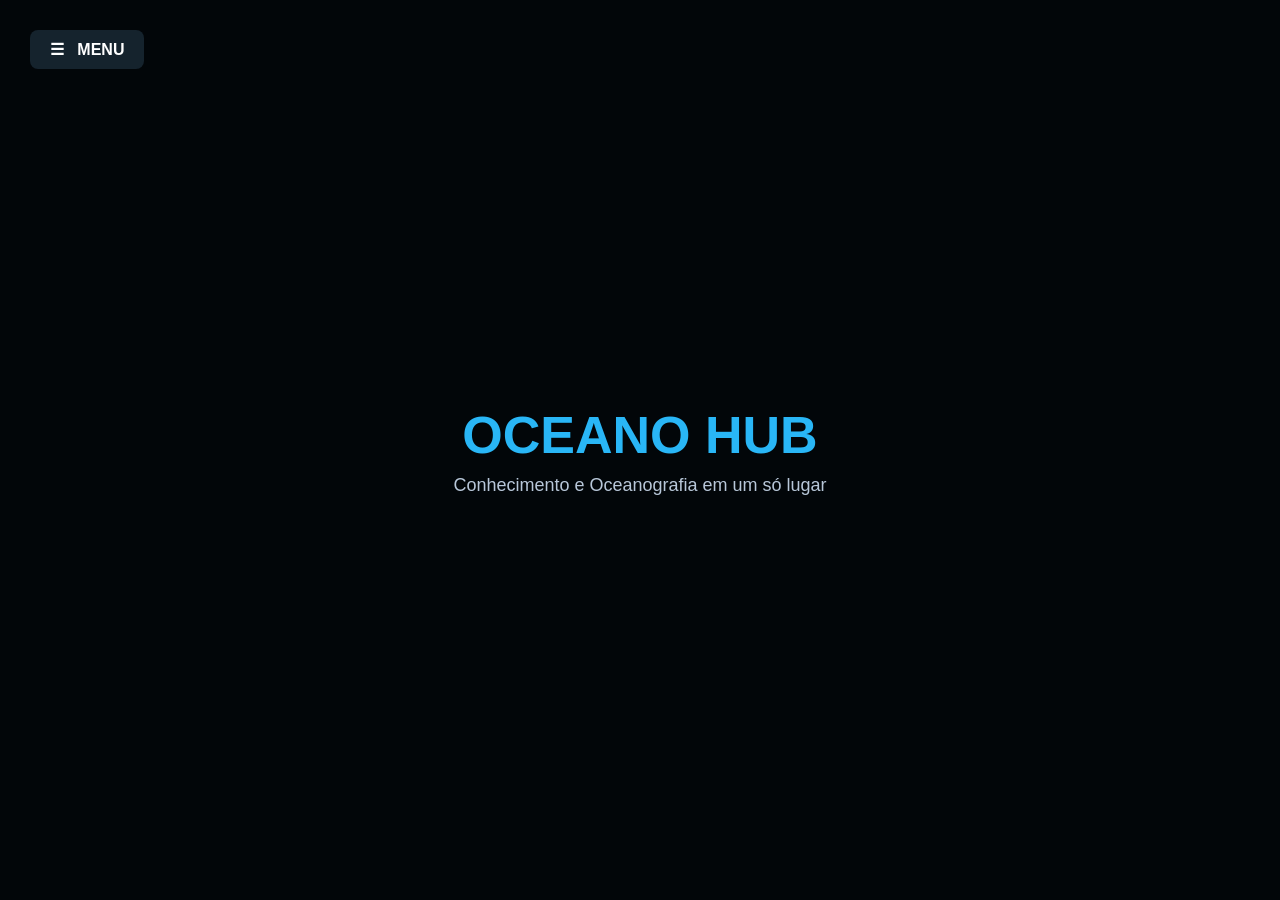
<file: docs/index.html>
<!DOCTYPE html>
<html lang="pt-BR">

<head>
    <meta charset="UTF-8">
    <meta name="viewport" content="width=device-width, initial-scale=1.0">
    <title>Oceano Hub</title>
    <link rel="stylesheet" href="style.css">
</head>

<body class="pagina-menu">

    <div class="menu-superior">

        <button id="botaoMenu" class="botao-menu">
            ☰ &nbsp; MENU
        </button>

        <div id="opcoesMenu" class="opcoes-menu">

            <button onclick="abrirPagina('especies')">
                Espécies Marinhas
            </button>

            <button onclick="abrirPagina('trafego')">
                Oceano em Tempo Real
            </button>

            <button onclick="abrirPagina('revistas')">
                Revistas Científicas
            </button>

            <button onclick="abrirPagina('cursos')">
                Cursos de Oceanografia
            </button>

            <button onclick="abrirPagina('cursosRelacionados')">
                Cursos Relacionados
            </button>

            <button onclick="abrirPagina('instituicoes')">
                Instituições Oceânicas
            </button>

        </div>

    </div>


    <main class="centro-menu">

        <h1>OCEANO HUB</h1>

        <p>
            Conhecimento e Oceanografia em um só lugar
        </p>

    </main>


    <script src="script.js"></script>

</body>

</html>
</file>
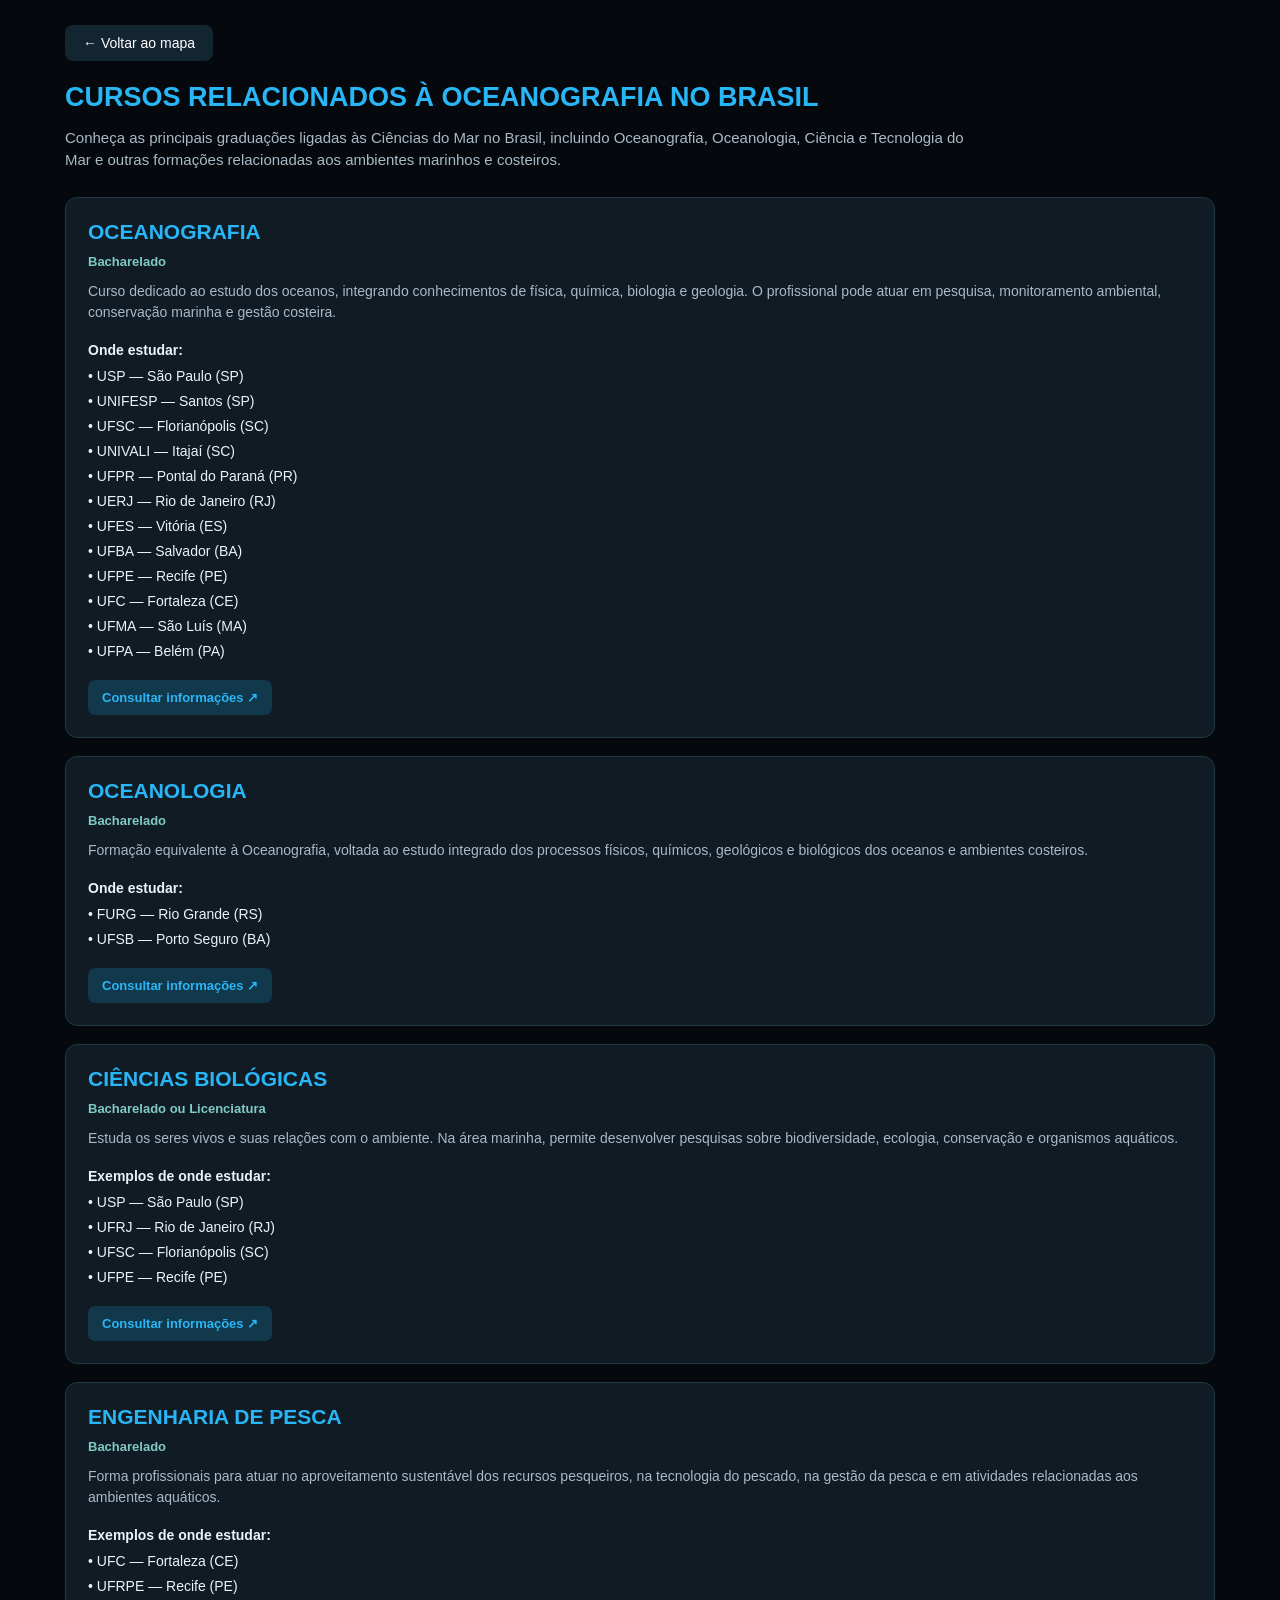
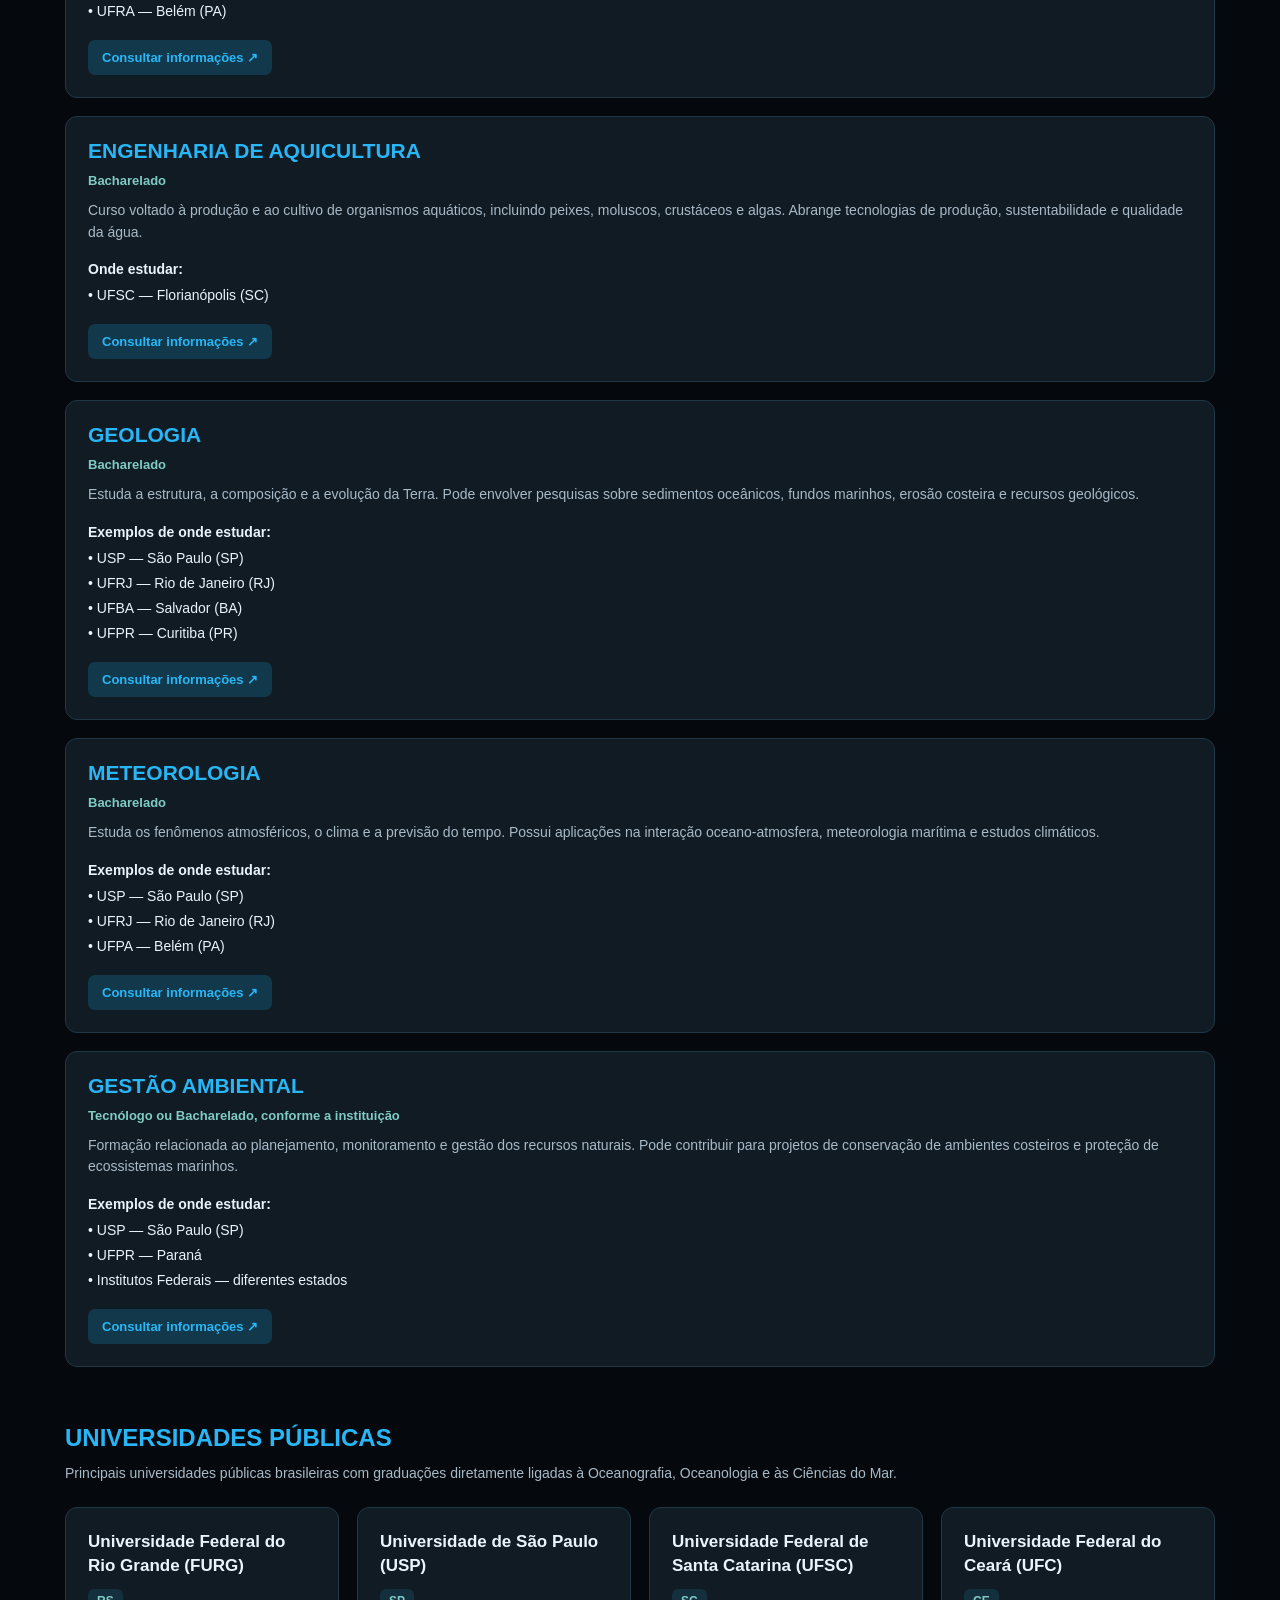
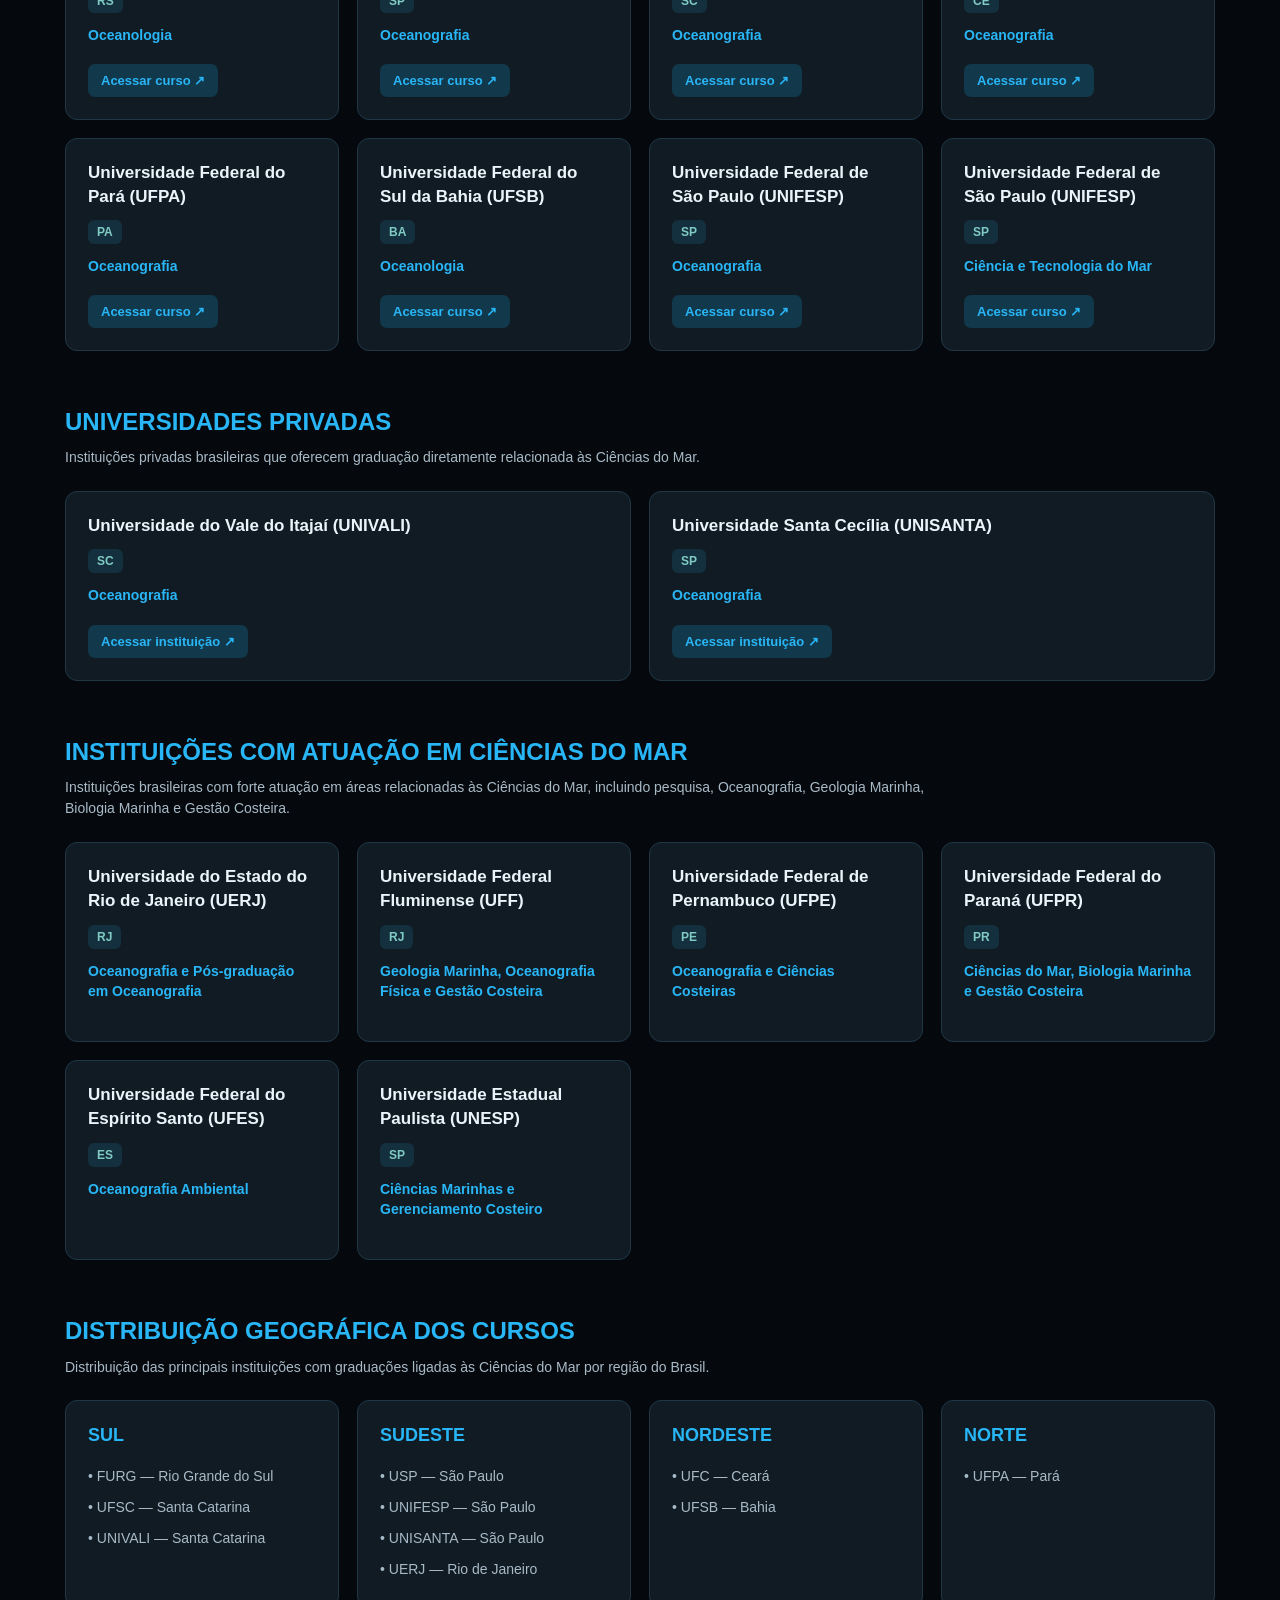
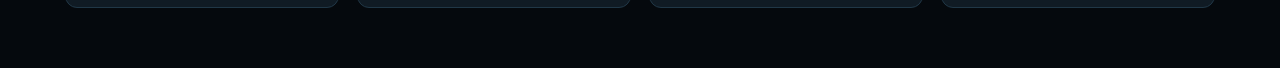
<file: docs/cursos-relacionados.html>
<!DOCTYPE html>
<html lang="pt-BR">

<head>
    <meta charset="UTF-8">

    <meta
        name="viewport"
        content="width=device-width, initial-scale=1.0"
    >

    <title>Cursos Relacionados | Oceano Hub</title>

    <link
        rel="stylesheet"
        href="style.css"
    >
</head>

<body class="pagina-cursos-relacionados">

    <main class="relacionados-container">

        <!-- CABEÇALHO -->

        <header class="relacionados-cabecalho">

            <button
                class="relacionados-voltar"
                onclick="window.location.href='cursos.html'"
            >
                ← Voltar ao mapa
            </button>

            <h1>
                CURSOS RELACIONADOS À OCEANOGRAFIA NO BRASIL
            </h1>

            <p>
                Conheça as principais graduações ligadas às Ciências do Mar
    no Brasil, incluindo Oceanografia, Oceanologia, Ciência e
    Tecnologia do Mar e outras formações relacionadas aos
    ambientes marinhos e costeiros.
            </p>

        </header>


        <!-- LISTA DE CURSOS -->

        <section class="relacionados-lista">


            <!-- OCEANOGRAFIA -->

            <article class="relacionados-card">

                <h2>
                    OCEANOGRAFIA
                </h2>

                <span class="relacionados-tipo">
                    Bacharelado
                </span>

                <p class="relacionados-descricao">
                    Curso dedicado ao estudo dos oceanos,
                    integrando conhecimentos de física, química,
                    biologia e geologia. O profissional pode atuar
                    em pesquisa, monitoramento ambiental,
                    conservação marinha e gestão costeira.
                </p>

                <div class="relacionados-locais">

                    <strong>Onde estudar:</strong>

                    <p>• USP — São Paulo (SP)</p>
                    <p>• UNIFESP — Santos (SP)</p>
                    <p>• UFSC — Florianópolis (SC)</p>
                    <p>• UNIVALI — Itajaí (SC)</p>
                    <p>• UFPR — Pontal do Paraná (PR)</p>
                    <p>• UERJ — Rio de Janeiro (RJ)</p>
                    <p>• UFES — Vitória (ES)</p>
                    <p>• UFBA — Salvador (BA)</p>
                    <p>• UFPE — Recife (PE)</p>
                    <p>• UFC — Fortaleza (CE)</p>
                    <p>• UFMA — São Luís (MA)</p>
                    <p>• UFPA — Belém (PA)</p>

                </div>

                <button
                    class="relacionados-site"
                    onclick="abrirSiteRelacionado('https://cienciasdomarbrasil.furg.br/ensino/graduacao/graduacao-oceanografia')"
                >
                    Consultar informações ↗
                </button>

            </article>


            <!-- OCEANOLOGIA -->

            <article class="relacionados-card">

                <h2>
                    OCEANOLOGIA
                </h2>

                <span class="relacionados-tipo">
                    Bacharelado
                </span>

                <p class="relacionados-descricao">
                    Formação equivalente à Oceanografia,
                    voltada ao estudo integrado dos processos
                    físicos, químicos, geológicos e biológicos
                    dos oceanos e ambientes costeiros.
                </p>

                <div class="relacionados-locais">

                    <strong>Onde estudar:</strong>

                    <p>• FURG — Rio Grande (RS)</p>
                    <p>• UFSB — Porto Seguro (BA)</p>

                </div>

                <button
                    class="relacionados-site"
                    onclick="abrirSiteRelacionado('https://www.furg.br/graduacao/oceanologia')"
                >
                    Consultar informações ↗
                </button>

            </article>


            <!-- CIÊNCIAS BIOLÓGICAS -->

            <article class="relacionados-card">

                <h2>
                    CIÊNCIAS BIOLÓGICAS
                </h2>

                <span class="relacionados-tipo">
                    Bacharelado ou Licenciatura
                </span>

                <p class="relacionados-descricao">
                    Estuda os seres vivos e suas relações com
                    o ambiente. Na área marinha, permite
                    desenvolver pesquisas sobre biodiversidade,
                    ecologia, conservação e organismos aquáticos.
                </p>

                <div class="relacionados-locais">

                    <strong>Exemplos de onde estudar:</strong>

                    <p>• USP — São Paulo (SP)</p>
                    <p>• UFRJ — Rio de Janeiro (RJ)</p>
                    <p>• UFSC — Florianópolis (SC)</p>
                    <p>• UFPE — Recife (PE)</p>

                </div>

                <button
                    class="relacionados-site"
                    onclick="abrirSiteRelacionado('https://www.gov.br/mec/pt-br')"
                >
                    Consultar informações ↗
                </button>

            </article>


            <!-- ENGENHARIA DE PESCA -->

            <article class="relacionados-card">

                <h2>
                    ENGENHARIA DE PESCA
                </h2>

                <span class="relacionados-tipo">
                    Bacharelado
                </span>

                <p class="relacionados-descricao">
                    Forma profissionais para atuar no
                    aproveitamento sustentável dos recursos
                    pesqueiros, na tecnologia do pescado,
                    na gestão da pesca e em atividades
                    relacionadas aos ambientes aquáticos.
                </p>

                <div class="relacionados-locais">

                    <strong>Exemplos de onde estudar:</strong>

                    <p>• UFC — Fortaleza (CE)</p>
                    <p>• UFRPE — Recife (PE)</p>
                    <p>• UFRA — Belém (PA)</p>

                </div>

                <button
                    class="relacionados-site"
                    onclick="abrirSiteRelacionado('https://www.ufrpe.br/')"
                >
                    Consultar informações ↗
                </button>

            </article>


            <!-- ENGENHARIA DE AQUICULTURA -->

            <article class="relacionados-card">

                <h2>
                    ENGENHARIA DE AQUICULTURA
                </h2>

                <span class="relacionados-tipo">
                    Bacharelado
                </span>

                <p class="relacionados-descricao">
                    Curso voltado à produção e ao cultivo
                    de organismos aquáticos, incluindo peixes,
                    moluscos, crustáceos e algas. Abrange
                    tecnologias de produção, sustentabilidade
                    e qualidade da água.
                </p>

                <div class="relacionados-locais">

                    <strong>Onde estudar:</strong>

                    <p>• UFSC — Florianópolis (SC)</p>

                </div>

                <button
                    class="relacionados-site"
                    onclick="abrirSiteRelacionado('https://aquicultura.grad.ufsc.br/')"
                >
                    Consultar informações ↗
                </button>

            </article>


            <!-- GEOLOGIA -->

            <article class="relacionados-card">

                <h2>
                    GEOLOGIA
                </h2>

                <span class="relacionados-tipo">
                    Bacharelado
                </span>

                <p class="relacionados-descricao">
                    Estuda a estrutura, a composição e
                    a evolução da Terra. Pode envolver
                    pesquisas sobre sedimentos oceânicos,
                    fundos marinhos, erosão costeira
                    e recursos geológicos.
                </p>

                <div class="relacionados-locais">

                    <strong>Exemplos de onde estudar:</strong>

                    <p>• USP — São Paulo (SP)</p>
                    <p>• UFRJ — Rio de Janeiro (RJ)</p>
                    <p>• UFBA — Salvador (BA)</p>
                    <p>• UFPR — Curitiba (PR)</p>

                </div>

                <button
                    class="relacionados-site"
                    onclick="abrirSiteRelacionado('https://www.gov.br/mec/pt-br')"
                >
                    Consultar informações ↗
                </button>

            </article>


            <!-- METEOROLOGIA -->

            <article class="relacionados-card">

                <h2>
                    METEOROLOGIA
                </h2>

                <span class="relacionados-tipo">
                    Bacharelado
                </span>

                <p class="relacionados-descricao">
                    Estuda os fenômenos atmosféricos,
                    o clima e a previsão do tempo.
                    Possui aplicações na interação
                    oceano-atmosfera, meteorologia
                    marítima e estudos climáticos.
                </p>

                <div class="relacionados-locais">

                    <strong>Exemplos de onde estudar:</strong>

                    <p>• USP — São Paulo (SP)</p>
                    <p>• UFRJ — Rio de Janeiro (RJ)</p>
                    <p>• UFPA — Belém (PA)</p>

                </div>

                <button
                    class="relacionados-site"
                    onclick="abrirSiteRelacionado('https://www.gov.br/inpe/pt-br')"
                >
                    Consultar informações ↗
                </button>

            </article>


            <!-- GESTÃO AMBIENTAL -->

            <article class="relacionados-card">

                <h2>
                    GESTÃO AMBIENTAL
                </h2>

                <span class="relacionados-tipo">
                    Tecnólogo ou Bacharelado, conforme a instituição
                </span>

                <p class="relacionados-descricao">
                    Formação relacionada ao planejamento,
                    monitoramento e gestão dos recursos
                    naturais. Pode contribuir para projetos
                    de conservação de ambientes costeiros
                    e proteção de ecossistemas marinhos.
                </p>

                <div class="relacionados-locais">

                    <strong>Exemplos de onde estudar:</strong>

                    <p>• USP — São Paulo (SP)</p>
                    <p>• UFPR — Paraná</p>
                    <p>• Institutos Federais — diferentes estados</p>

                </div>

                <button
                    class="relacionados-site"
                    onclick="abrirSiteRelacionado('https://emec.mec.gov.br/')"
                >
                    Consultar informações ↗
                </button>

            </article>

        </section>
        <!-- UNIVERSIDADES PÚBLICAS -->

<section class="ciencias-mar-publicas">

    <h2 class="ciencias-mar-titulo">
         UNIVERSIDADES PÚBLICAS
    </h2>

    <p class="ciencias-mar-introducao">
        Principais universidades públicas brasileiras com graduações
        diretamente ligadas à Oceanografia, Oceanologia e às Ciências do Mar.
    </p>

    <div class="ciencias-mar-grid">

        <article class="ciencias-mar-card">
            <h3>Universidade Federal do Rio Grande (FURG)</h3>
            <span>RS</span>
            <strong>Oceanologia</strong>

            <a href="https://io.furg.br/ensino/graduacao"
               target="_blank"
               rel="noopener noreferrer">
                Acessar curso ↗
            </a>
        </article>


        <article class="ciencias-mar-card">
            <h3>Universidade de São Paulo (USP)</h3>
            <span>SP</span>
            <strong>Oceanografia</strong>

            <a href="https://www.io.usp.br/graduacao/"
               target="_blank"
               rel="noopener noreferrer">
                Acessar curso ↗
            </a>
        </article>


        <article class="ciencias-mar-card">
            <h3>Universidade Federal de Santa Catarina (UFSC)</h3>
            <span>SC</span>
            <strong>Oceanografia</strong>

            <a href="https://oceano.ufsc.br/"
               target="_blank"
               rel="noopener noreferrer">
                Acessar curso ↗
            </a>
        </article>


        <article class="ciencias-mar-card">
            <h3>Universidade Federal do Ceará (UFC)</h3>
            <span>CE</span>
            <strong>Oceanografia</strong>

            <a href="https://labomar.ufc.br/pt/graduacao/"
               target="_blank"
               rel="noopener noreferrer">
                Acessar curso ↗
            </a>
        </article>


        <article class="ciencias-mar-card">
            <h3>Universidade Federal do Pará (UFPA)</h3>
            <span>PA</span>
            <strong>Oceanografia</strong>

            <a href="https://www.ig.ufpa.br/index.php/faculdade-de-oceanografia"
               target="_blank"
               rel="noopener noreferrer">
                Acessar curso ↗
            </a>
        </article>


        <article class="ciencias-mar-card">
            <h3>Universidade Federal do Sul da Bahia (UFSB)</h3>
            <span>BA</span>
            <strong>Oceanologia</strong>

            <a href="https://ufsb.edu.br/cfcam/pt-br/graduacao/oceanologia"
               target="_blank"
               rel="noopener noreferrer">
                Acessar curso ↗
            </a>
        </article>


        <article class="ciencias-mar-card">
            <h3>Universidade Federal de São Paulo (UNIFESP)</h3>
            <span>SP</span>
            <strong>Oceanografia</strong>

            <a href="https://cursos.siiu.unifesp.br/graduacao/curso/matriz-curricular/eyJjdXJzb19pZF9jdXJzbyI6IjIzNTQiLCJjb2QiOiIxIn0=/detalhes"
               target="_blank"
               rel="noopener noreferrer">
                Acessar curso ↗
            </a>
        </article>


        <article class="ciencias-mar-card">
            <h3>Universidade Federal de São Paulo (UNIFESP)</h3>
            <span>SP</span>
            <strong>Ciência e Tecnologia do Mar</strong>

            <a href="https://cursos.siiu.unifesp.br/graduacao/curso/1521/detalhes"
               target="_blank"
               rel="noopener noreferrer">
                Acessar curso ↗
            </a>
        </article>

    </div>

</section>
<!-- UNIVERSIDADES PRIVADAS -->

<section class="ciencias-mar-privadas">

    <h2 class="ciencias-mar-titulo">
         UNIVERSIDADES PRIVADAS
    </h2>

    <p class="ciencias-mar-introducao">
        Instituições privadas brasileiras que oferecem graduação
        diretamente relacionada às Ciências do Mar.
    </p>

    <div class="ciencias-mar-grid">

        <article class="ciencias-mar-card">

            <h3>Universidade do Vale do Itajaí (UNIVALI)</h3>

            <span>SC</span>

            <strong>Oceanografia</strong>

            <a href="https://www.univali.br"
               target="_blank"
               rel="noopener noreferrer">
                Acessar instituição ↗
            </a>

        </article>


        <article class="ciencias-mar-card">

            <h3>Universidade Santa Cecília (UNISANTA)</h3>

            <span>SP</span>

            <strong>Oceanografia</strong>

            <a href="https://unisanta.br"
               target="_blank"
               rel="noopener noreferrer">
                Acessar instituição ↗
            </a>

        </article>

    </div>

</section>
<!-- INSTITUIÇÕES COM ATUAÇÃO EM CIÊNCIAS DO MAR -->

<section class="ciencias-mar-atuacao">

    <h2 class="ciencias-mar-titulo">
         INSTITUIÇÕES COM ATUAÇÃO EM CIÊNCIAS DO MAR
    </h2>

    <p class="ciencias-mar-introducao">
        Instituições brasileiras com forte atuação em áreas relacionadas
        às Ciências do Mar, incluindo pesquisa, Oceanografia, Geologia
        Marinha, Biologia Marinha e Gestão Costeira.
    </p>

    <div class="ciencias-mar-grid">

        <article class="ciencias-mar-card">
            <h3>Universidade do Estado do Rio de Janeiro (UERJ)</h3>
            <span>RJ</span>
            <strong>Oceanografia e Pós-graduação em Oceanografia</strong>
        </article>


        <article class="ciencias-mar-card">
            <h3>Universidade Federal Fluminense (UFF)</h3>
            <span>RJ</span>
            <strong>Geologia Marinha, Oceanografia Física e Gestão Costeira</strong>
        </article>


        <article class="ciencias-mar-card">
            <h3>Universidade Federal de Pernambuco (UFPE)</h3>
            <span>PE</span>
            <strong>Oceanografia e Ciências Costeiras</strong>
        </article>


        <article class="ciencias-mar-card">
            <h3>Universidade Federal do Paraná (UFPR)</h3>
            <span>PR</span>
            <strong>Ciências do Mar, Biologia Marinha e Gestão Costeira</strong>
        </article>


        <article class="ciencias-mar-card">
            <h3>Universidade Federal do Espírito Santo (UFES)</h3>
            <span>ES</span>
            <strong>Oceanografia Ambiental</strong>
        </article>


        <article class="ciencias-mar-card">
            <h3>Universidade Estadual Paulista (UNESP)</h3>
            <span>SP</span>
            <strong>Ciências Marinhas e Gerenciamento Costeiro</strong>
        </article>

    </div>

</section>
<!-- DISTRIBUIÇÃO GEOGRÁFICA -->

<section class="ciencias-mar-distribuicao">

    <h2 class="ciencias-mar-titulo">
         DISTRIBUIÇÃO GEOGRÁFICA DOS CURSOS
    </h2>

    <p class="ciencias-mar-introducao">
        Distribuição das principais instituições com graduações
        ligadas às Ciências do Mar por região do Brasil.
    </p>

    <div class="ciencias-mar-grid regioes">

        <article class="ciencias-mar-card">
            <h3>SUL</h3>

            <p>• FURG — Rio Grande do Sul</p>
            <p>• UFSC — Santa Catarina</p>
            <p>• UNIVALI — Santa Catarina</p>
        </article>


        <article class="ciencias-mar-card">
            <h3>SUDESTE</h3>

            <p>• USP — São Paulo</p>
            <p>• UNIFESP — São Paulo</p>
            <p>• UNISANTA — São Paulo</p>
            <p>• UERJ — Rio de Janeiro</p>
        </article>


        <article class="ciencias-mar-card">
            <h3>NORDESTE</h3>

            <p>• UFC — Ceará</p>
            <p>• UFSB — Bahia</p>
        </article>


        <article class="ciencias-mar-card">
            <h3>NORTE</h3>

            <p>• UFPA — Pará</p>
        </article>

    </div>

</section>

    </main>


    <script src="script.js"></script>

    <script>

        function abrirSiteRelacionado(url) {

            window.open(
                url,
                "_blank",
                "noopener,noreferrer"
            );

        }

    </script>

</body>

</html>
</file>
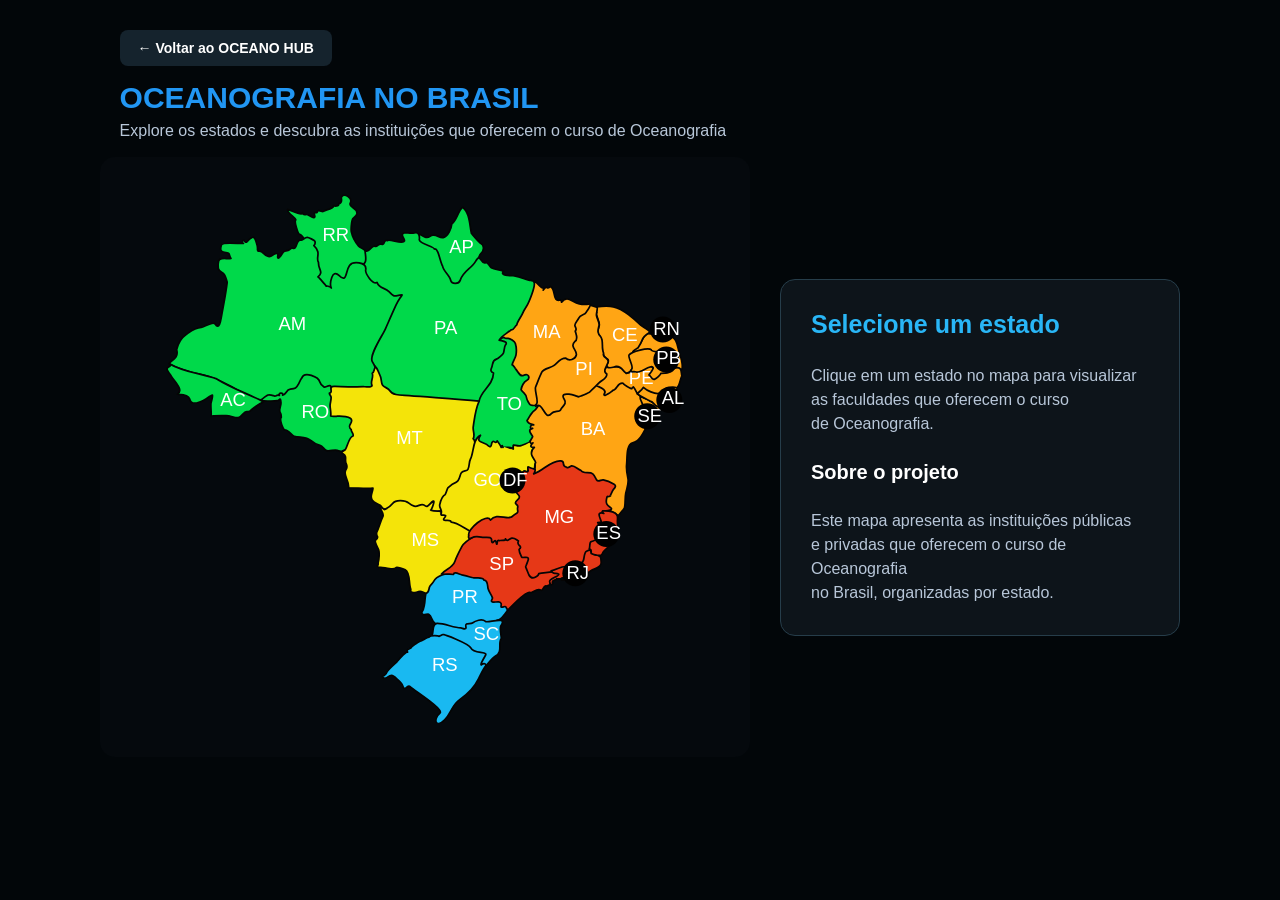
<file: docs/cursos.html>
<!DOCTYPE html>
<html lang="pt-BR">

<head>
    <meta charset="UTF-8">
    <meta name="viewport" content="width=device-width, initial-scale=1.0">

    <title>Oceanografia no Brasil | Oceano Hub</title>

    <link rel="stylesheet" href="style.css">
</head>

<body class="pagina-cursos">

    <main class="cursos-container">

        <!-- VOLTAR AO OCEANO HUB -->

        <button
            class="cursos-voltar"
            onclick="window.location.href='index.html'"
        >
            ← Voltar ao OCEANO HUB
        </button>


        <!-- CABEÇALHO -->

        <header class="cursos-cabecalho">

            <h1>
                OCEANOGRAFIA NO BRASIL
            </h1>

            <p>
                Explore os estados e descubra as instituições
                que oferecem o curso de Oceanografia
            </p>

        </header>


        <!-- CONTEÚDO PRINCIPAL -->

        <section class="cursos-conteudo">


            <!-- ÁREA DO MAPA -->

            <div class="cursos-area-mapa">

                <div id="mapaBrasil">
                    <!-- O mapa SVG entrará aqui -->
                </div>

            </div>


            <!-- PAINEL DIREITO -->

            <aside class="cursos-painel">

                <h2>
                    Selecione um estado
                </h2>

                <p>
                    Clique em um estado no mapa para visualizar<br>
                    as faculdades que oferecem o curso<br>
                    de Oceanografia.
                </p>


                <h3>
                    Sobre o projeto
                </h3>

                <p>
                    Este mapa apresenta as instituições públicas<br>
                    e privadas que oferecem o curso de Oceanografia<br>
                    no Brasil, organizadas por estado.
                </p>

            </aside>

        </section>

    </main>


    <script src="script.js"></script>

</body>

</html>
</file>
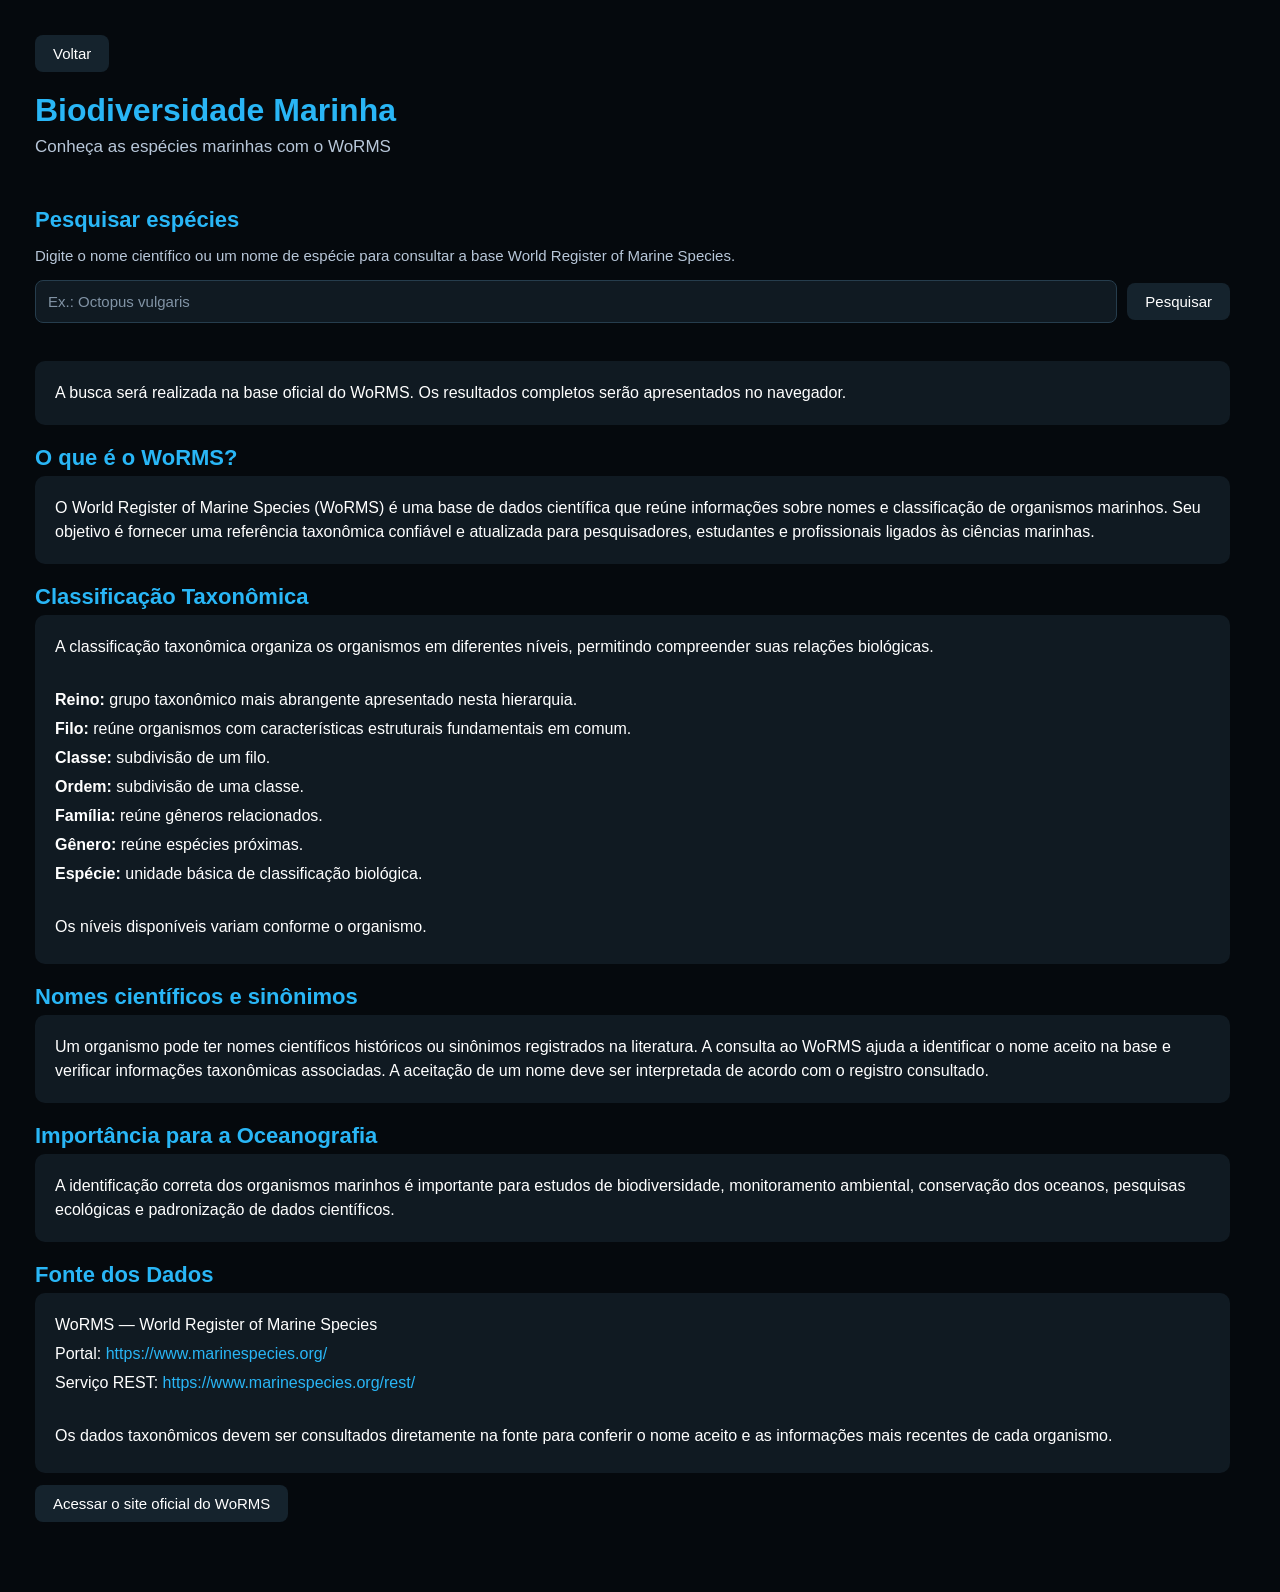
<file: docs/especies.html>
<!DOCTYPE html>
<html lang="pt-BR">

<head>
    <meta charset="UTF-8">
    <meta name="viewport" content="width=device-width, initial-scale=1.0">

    <title>Biodiversidade Marinha | Oceano Hub</title>

    <link rel="stylesheet" href="style.css">
</head>

<body class="pagina-worms">

<main class="worms-container">

    <button class="worms-botao" onclick="window.location.href='index.html'">
        Voltar
    </button>

    <h1 class="worms-titulo">
        Biodiversidade Marinha
    </h1>

    <p class="worms-subtitulo">
        Conheça as espécies marinhas com o WoRMS
    </p>


    <section class="worms-conteudo">

        <h2>Pesquisar espécies</h2>

        <p class="worms-descricao">
            Digite o nome científico ou um nome de espécie
            para consultar a base World Register of Marine Species.
        </p>

        <div class="worms-pesquisa">

            <input
                type="text"
                id="campoWoRMS"
                placeholder="Ex.: Octopus vulgaris"
            >

            <button
                class="worms-botao"
                onclick="pesquisarWoRMS()"
            >
                Pesquisar
            </button>

        </div>

        <p id="mensagemWoRMS" class="worms-mensagem"></p>


        <div class="worms-caixa">
            A busca será realizada na base oficial do WoRMS.
            Os resultados completos serão apresentados no navegador.
        </div>


        <h2>O que é o WoRMS?</h2>

        <div class="worms-caixa">
            O World Register of Marine Species (WoRMS) é uma
            base de dados científica que reúne informações
            sobre nomes e classificação de organismos marinhos.
            Seu objetivo é fornecer uma referência taxonômica
            confiável e atualizada para pesquisadores, estudantes
            e profissionais ligados às ciências marinhas.
        </div>


        <h2>Classificação Taxonômica</h2>

        <div class="worms-caixa">

            <p>
                A classificação taxonômica organiza os organismos
                em diferentes níveis, permitindo compreender suas
                relações biológicas.
            </p>

            <br>

            <p><strong>Reino:</strong> grupo taxonômico mais abrangente apresentado nesta hierarquia.</p>
            <p><strong>Filo:</strong> reúne organismos com características estruturais fundamentais em comum.</p>
            <p><strong>Classe:</strong> subdivisão de um filo.</p>
            <p><strong>Ordem:</strong> subdivisão de uma classe.</p>
            <p><strong>Família:</strong> reúne gêneros relacionados.</p>
            <p><strong>Gênero:</strong> reúne espécies próximas.</p>
            <p><strong>Espécie:</strong> unidade básica de classificação biológica.</p>

            <br>

            <p>
                Os níveis disponíveis variam conforme o organismo.
            </p>

        </div>


        <h2>Nomes científicos e sinônimos</h2>

        <div class="worms-caixa">
            Um organismo pode ter nomes científicos históricos
            ou sinônimos registrados na literatura. A consulta
            ao WoRMS ajuda a identificar o nome aceito na base
            e verificar informações taxonômicas associadas.
            A aceitação de um nome deve ser interpretada de
            acordo com o registro consultado.
        </div>


        <h2>Importância para a Oceanografia</h2>

        <div class="worms-caixa">
            A identificação correta dos organismos marinhos
            é importante para estudos de biodiversidade,
            monitoramento ambiental, conservação dos oceanos,
            pesquisas ecológicas e padronização de dados científicos.
        </div>


        <h2>Fonte dos Dados</h2>

        <div class="worms-caixa">

            <p>WoRMS — World Register of Marine Species</p>

            <p>
                Portal:
                <a
                    href="https://www.marinespecies.org/"
                    target="_blank"
                >
                    https://www.marinespecies.org/
                </a>
            </p>

            <p>
                Serviço REST:
                <a
                    href="https://www.marinespecies.org/rest/"
                    target="_blank"
                >
                    https://www.marinespecies.org/rest/
                </a>
            </p>

            <br>

            <p>
                Os dados taxonômicos devem ser consultados diretamente
                na fonte para conferir o nome aceito e as informações
                mais recentes de cada organismo.
            </p>

        </div>


        <button
            class="worms-botao worms-site"
            onclick="window.open('https://www.marinespecies.org/', '_blank')"
        >
            Acessar o site oficial do WoRMS
        </button>

    </section>

</main>

<script src="script.js"></script>

</body>

</html>
</file>
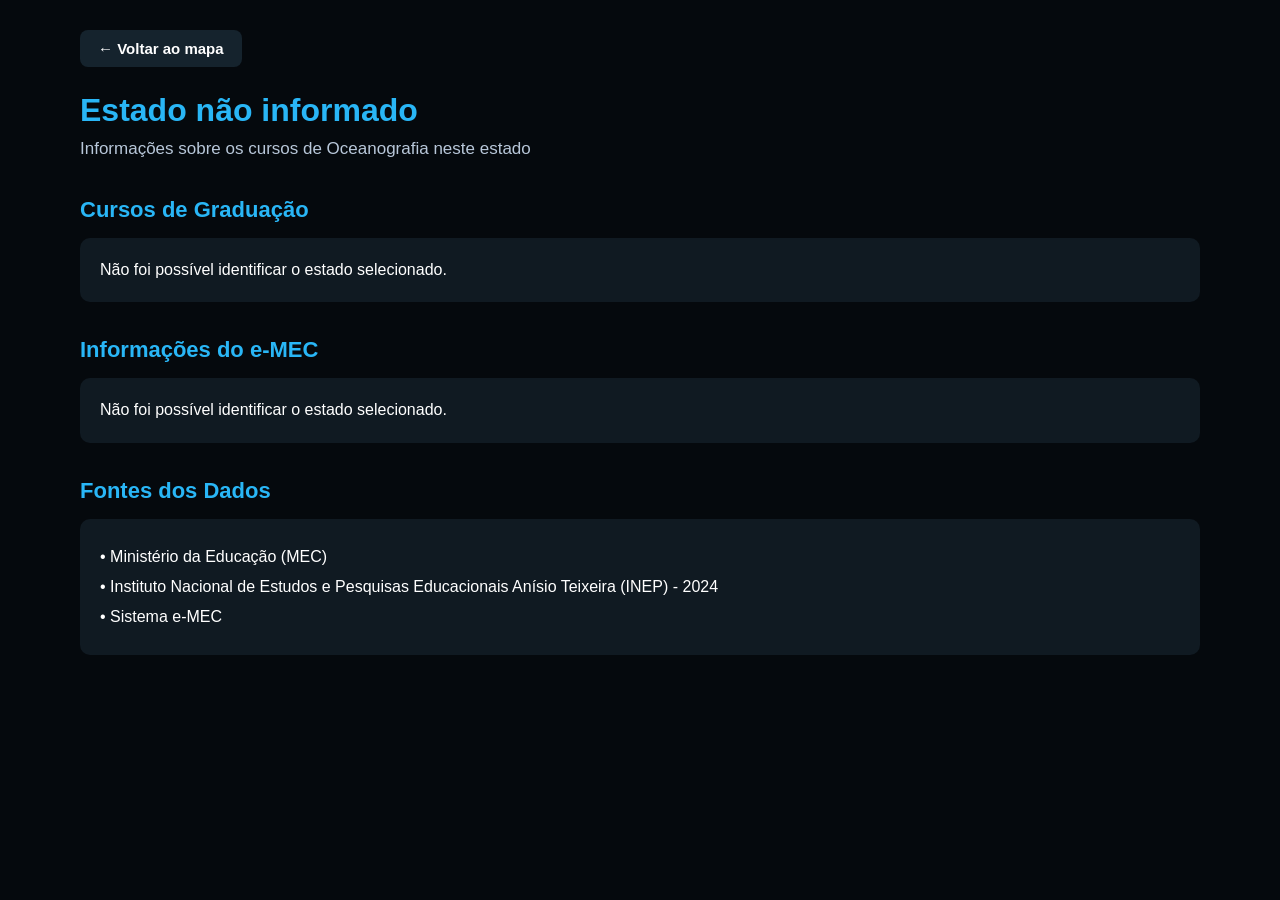
<file: docs/estado.html>
<!DOCTYPE html>
<html lang="pt-BR">

<head>
    <meta charset="UTF-8">

    <meta
        name="viewport"
        content="width=device-width, initial-scale=1.0"
    >

    <title>Estado | Oceano Hub</title>

    <link
        rel="stylesheet"
        href="style.css"
    >
</head>

<body class="pagina-estado">

    <main class="estado-container">

        <!-- VOLTAR -->

        <button
            class="estado-voltar"
            onclick="window.location.href='cursos.html'"
        >
            ← Voltar ao mapa
        </button>


        <!-- CABEÇALHO -->

        <header class="estado-cabecalho">

            <h1 id="estadoNome">
                Estado
            </h1>

            <p>
                Informações sobre os cursos de Oceanografia neste estado
            </p>

        </header>


        <section class="estado-conteudo">


            <!-- CURSOS DE GRADUAÇÃO -->

            <section class="estado-secao">

                <h2>
                    Cursos de Graduação
                </h2>

                <div
                    id="estadoGraduacao"
                    class="estado-card"
                >
                    Carregando informações...
                </div>

            </section>


            <!-- E-MEC -->

            <section class="estado-secao">

                <h2>
                    Informações do e-MEC
                </h2>

                <div
                    id="estadoEmec"
                    class="estado-card"
                >
                    Carregando informações...
                </div>

            </section>


            <!-- UNIFESP -->

            <section
                id="secaoUnifesp"
                class="estado-secao"
                style="display: none;"
            >

                <h2>
                    UNIFESP - Turmas de Oceanografia 2024
                </h2>

                <div
                    id="estadoUnifesp"
                    class="estado-card"
                >
                </div>

            </section>


            <!-- FONTES -->

            <section class="estado-secao">

                <h2>
                    Fontes dos Dados
                </h2>

                <div class="estado-card estado-fontes">

                    <p>
                        • Ministério da Educação (MEC)
                    </p>

                    <p>
                        • Instituto Nacional de Estudos e Pesquisas
                        Educacionais Anísio Teixeira (INEP) - 2024
                    </p>

                    <p>
                        • Sistema e-MEC
                    </p>

                    <p
                        id="fonteUnifesp"
                        style="display: none;"
                    >
                        • Universidade Federal de São Paulo (UNIFESP)
                    </p>

                </div>

            </section>

        </section>

    </main>


    <!-- BANCO CONVERTIDO PARA JAVASCRIPT -->

    <script src="dados-cursos.js"></script>


    <script>

        document.addEventListener(
            "DOMContentLoaded",
            function () {


                // PEGAR ESTADO DA URL

                const parametros =
                    new URLSearchParams(
                        window.location.search
                    );


                const nomeEstado =
                    parametros.get("estado");


                // ELEMENTOS

                const titulo =
                    document.getElementById(
                        "estadoNome"
                    );


                const areaGraduacao =
                    document.getElementById(
                        "estadoGraduacao"
                    );


                const areaEmec =
                    document.getElementById(
                        "estadoEmec"
                    );


                const secaoUnifesp =
                    document.getElementById(
                        "secaoUnifesp"
                    );


                const areaUnifesp =
                    document.getElementById(
                        "estadoUnifesp"
                    );


                const fonteUnifesp =
                    document.getElementById(
                        "fonteUnifesp"
                    );


                // FUNÇÃO NORMALIZAR TEXTO

                function normalizar(texto) {

                    if (!texto) {
                        return "";
                    }


                    return texto
                        .normalize("NFD")
                        .replace(
                            /[\u0300-\u036f]/g,
                            ""
                        )
                        .toLowerCase()
                        .trim();

                }


                // FUNÇÃO CRIAR SEPARADOR

                function criarSeparador() {

                    const separador =
                        document.createElement(
                            "hr"
                        );


                    separador.className =
                        "estado-separador";


                    return separador;

                }


                // FUNÇÃO CRIAR LINHA

                function criarLinha(
                    tituloLinha,
                    valor
                ) {

                    const linha =
                        document.createElement(
                            "p"
                        );


                    linha.textContent =
                        tituloLinha +
                        ": " +
                        (
                            valor !== null &&
                            valor !== undefined &&
                            String(valor).trim() !== ""
                                ? valor
                                : "Não informado"
                        );


                    return linha;

                }


                // VERIFICAR ESTADO

                if (!nomeEstado) {

                    titulo.textContent =
                        "Estado não informado";


                    areaGraduacao.textContent =
                        "Não foi possível identificar o estado selecionado.";


                    areaEmec.textContent =
                        "Não foi possível identificar o estado selecionado.";


                    return;

                }


                // TÍTULO DA PÁGINA

                titulo.textContent =
                    nomeEstado;


                document.title =
                    nomeEstado +
                    " | Oceano Hub";


                const estadoNormalizado =
                    normalizar(
                        nomeEstado
                    );


                // CURSOS DE GRADUAÇÃO

                const instituicoes =
                    dadosCursos.instituicoes
                        .filter(
                            function (instituicao) {

                                return (
                                    normalizar(
                                        instituicao.estado
                                    )
                                    ===
                                    estadoNormalizado
                                );

                            }
                        )
                        .sort(
                            function (a, b) {

                                const tipoA =
                                    a.tipo || "";

                                const tipoB =
                                    b.tipo || "";


                                const comparacaoTipo =
                                    tipoA.localeCompare(
                                        tipoB,
                                        "pt-BR"
                                    );


                                if (
                                    comparacaoTipo !== 0
                                ) {

                                    return comparacaoTipo;

                                }


                                return (
                                    a.nome || ""
                                ).localeCompare(
                                    b.nome || "",
                                    "pt-BR"
                                );

                            }
                        );


                areaGraduacao.innerHTML =
                    "";


                if (
                    instituicoes.length === 0
                ) {

                    areaGraduacao.textContent =
                        "Nenhuma instituição de Oceanografia encontrada neste estado.";

                }

                else {

                    instituicoes.forEach(
                        function (
                            instituicao,
                            indice
                        ) {

                            const bloco =
                                document.createElement(
                                    "div"
                                );


                            bloco.className =
                                "estado-instituicao";


                            // NOME

                            const nome =
                                document.createElement(
                                    "strong"
                                );


                            let nomeCompleto =
                                instituicao.nome;


                            if (
                                instituicao.sigla &&
                                instituicao.sigla.trim() !== ""
                            ) {

                                nomeCompleto +=
                                    " (" +
                                    instituicao.sigla +
                                    ")";

                            }


                            nome.textContent =
                                nomeCompleto;


                            bloco.appendChild(
                                nome
                            );


                            // LINHAS

                            bloco.appendChild(
                                criarLinha(
                                    "Curso",
                                    instituicao.curso
                                )
                            );


                            bloco.appendChild(
                                criarLinha(
                                    "Modalidade",
                                    instituicao.modalidade
                                )
                            );


                            const localizacao =
                                document.createElement(
                                    "p"
                                );


                            localizacao.textContent =
                                "Localização: " +
                                (
                                    instituicao.cidade ||
                                    "Não informado"
                                ) +
                                " / " +
                                (
                                    instituicao.estado ||
                                    "Não informado"
                                );


                            bloco.appendChild(
                                localizacao
                            );


                            bloco.appendChild(
                                criarLinha(
                                    "Categoria",
                                    instituicao.tipo
                                )
                            );


                            areaGraduacao.appendChild(
                                bloco
                            );


                            if (
                                indice <
                                instituicoes.length - 1
                            ) {

                                areaGraduacao.appendChild(
                                    criarSeparador()
                                );

                            }

                        }
                    );

                }


                // DADOS DO E-MEC

                const registrosEmec =
                    dadosCursos.dados_emec
                        .filter(
                            function (registro) {

                                return (
                                    normalizar(
                                        registro.estado
                                    )
                                    ===
                                    estadoNormalizado
                                );

                            }
                        )
                        .sort(
                            function (a, b) {

                                const instituicaoA =
                                    a.instituicao || "";

                                const instituicaoB =
                                    b.instituicao || "";


                                const comparacao =
                                    instituicaoA.localeCompare(
                                        instituicaoB,
                                        "pt-BR"
                                    );


                                if (
                                    comparacao !== 0
                                ) {

                                    return comparacao;

                                }


                                return (
                                    a.curso || ""
                                ).localeCompare(
                                    b.curso || "",
                                    "pt-BR"
                                );

                            }
                        );


                areaEmec.innerHTML =
                    "";


                if (
                    registrosEmec.length === 0
                ) {

                    areaEmec.textContent =
                        "Nenhum registro do e-MEC encontrado neste estado.";

                }

                else {

                    registrosEmec.forEach(
                        function (
                            registro,
                            indice
                        ) {

                            const bloco =
                                document.createElement(
                                    "div"
                                );


                            bloco.className =
                                "estado-instituicao";


                            // NOME DA INSTITUIÇÃO

                            const nome =
                                document.createElement(
                                    "strong"
                                );


                            let nomeCompleto =
                                registro.instituicao;


                            if (
                                registro.sigla &&
                                registro.sigla.trim() !== ""
                            ) {

                                nomeCompleto +=
                                    " (" +
                                    registro.sigla +
                                    ")";

                            }


                            nome.textContent =
                                nomeCompleto;


                            bloco.appendChild(
                                nome
                            );


                            // DADOS

                            bloco.appendChild(
                                criarLinha(
                                    "Curso",
                                    registro.curso
                                )
                            );


                            bloco.appendChild(
                                criarLinha(
                                    "Grau",
                                    registro.grau
                                )
                            );


                            bloco.appendChild(
                                criarLinha(
                                    "Categoria",
                                    registro.categoria
                                )
                            );


                            bloco.appendChild(
                                criarLinha(
                                    "Modalidade",
                                    registro.modalidade
                                )
                            );


                            bloco.appendChild(
                                criarLinha(
                                    "Vagas",
                                    registro.vagas
                                )
                            );


                            bloco.appendChild(
                                criarLinha(
                                    "Situação",
                                    registro.situacao
                                )
                            );


                            areaEmec.appendChild(
                                bloco
                            );


                            if (
                                indice <
                                registrosEmec.length - 1
                            ) {

                                areaEmec.appendChild(
                                    criarSeparador()
                                );

                            }

                        }
                    );

                }


                // UNIFESP - SOMENTE SÃO PAULO

                if (
                    estadoNormalizado ===
                    "sao paulo"
                ) {

                    secaoUnifesp.style.display =
                        "block";


                    fonteUnifesp.style.display =
                        "block";


                    areaUnifesp.innerHTML =
                        "";


                    // COPIAR E ORDENAR AS TURMAS

                    const turmas =
                        [
                            ...dadosCursos.turmas_unifesp
                        ];


                    turmas.sort(
                        function (a, b) {

                            const semestreA =
                                Number(
                                    a.semestre || 0
                                );


                            const semestreB =
                                Number(
                                    b.semestre || 0
                                );


                            if (
                                semestreA !==
                                semestreB
                            ) {

                                return (
                                    semestreA -
                                    semestreB
                                );

                            }


                            const disciplinaA =
                                a.disciplina || "";


                            const disciplinaB =
                                b.disciplina || "";


                            const comparacaoDisciplina =
                                disciplinaA.localeCompare(
                                    disciplinaB,
                                    "pt-BR"
                                );


                            if (
                                comparacaoDisciplina !== 0
                            ) {

                                return (
                                    comparacaoDisciplina
                                );

                            }


                            return (
                                a.turno || ""
                            ).localeCompare(
                                b.turno || "",
                                "pt-BR"
                            );

                        }
                    );


                    if (
                        turmas.length === 0
                    ) {

                        areaUnifesp.textContent =
                            "Nenhuma turma da UNIFESP encontrada.";

                    }

                    else {

                        turmas.forEach(
                            function (
                                turma,
                                indice
                            ) {

                                const bloco =
                                    document.createElement(
                                        "div"
                                    );


                                bloco.className =
                                    "estado-instituicao";


                                // DISCIPLINA

                                const disciplina =
                                    document.createElement(
                                        "strong"
                                    );


                                disciplina.textContent =
                                    turma.disciplina;


                                bloco.appendChild(
                                    disciplina
                                );


                                // ANO

                                bloco.appendChild(
                                    criarLinha(
                                        "Ano",
                                        turma.ano
                                    )
                                );


                                // SEMESTRE

                                bloco.appendChild(
                                    criarLinha(
                                        "Semestre",
                                        turma.semestre
                                    )
                                );


                                // TURNO

                                let turno =
                                    turma.turno;


                                if (
                                    turma.turno === "M"
                                ) {

                                    turno =
                                        "Matutino";

                                }

                                else if (
                                    turma.turno === "V"
                                ) {

                                    turno =
                                        "Vespertino";

                                }

                                else if (
                                    turma.turno === "N"
                                ) {

                                    turno =
                                        "Noturno";

                                }

                                else if (
                                    turma.turno === "I"
                                ) {

                                    turno =
                                        "Integral";

                                }


                                bloco.appendChild(
                                    criarLinha(
                                        "Turno",
                                        turno
                                    )
                                );


                                // CAMPUS

                                bloco.appendChild(
                                    criarLinha(
                                        "Campus",
                                        turma.campus
                                    )
                                );


                                areaUnifesp.appendChild(
                                    bloco
                                );


                                if (
                                    indice <
                                    turmas.length - 1
                                ) {

                                    areaUnifesp.appendChild(
                                        criarSeparador()
                                    );

                                }

                            }
                        );

                    }

                }

            }
        );

    </script>

</body>

</html>
</file>
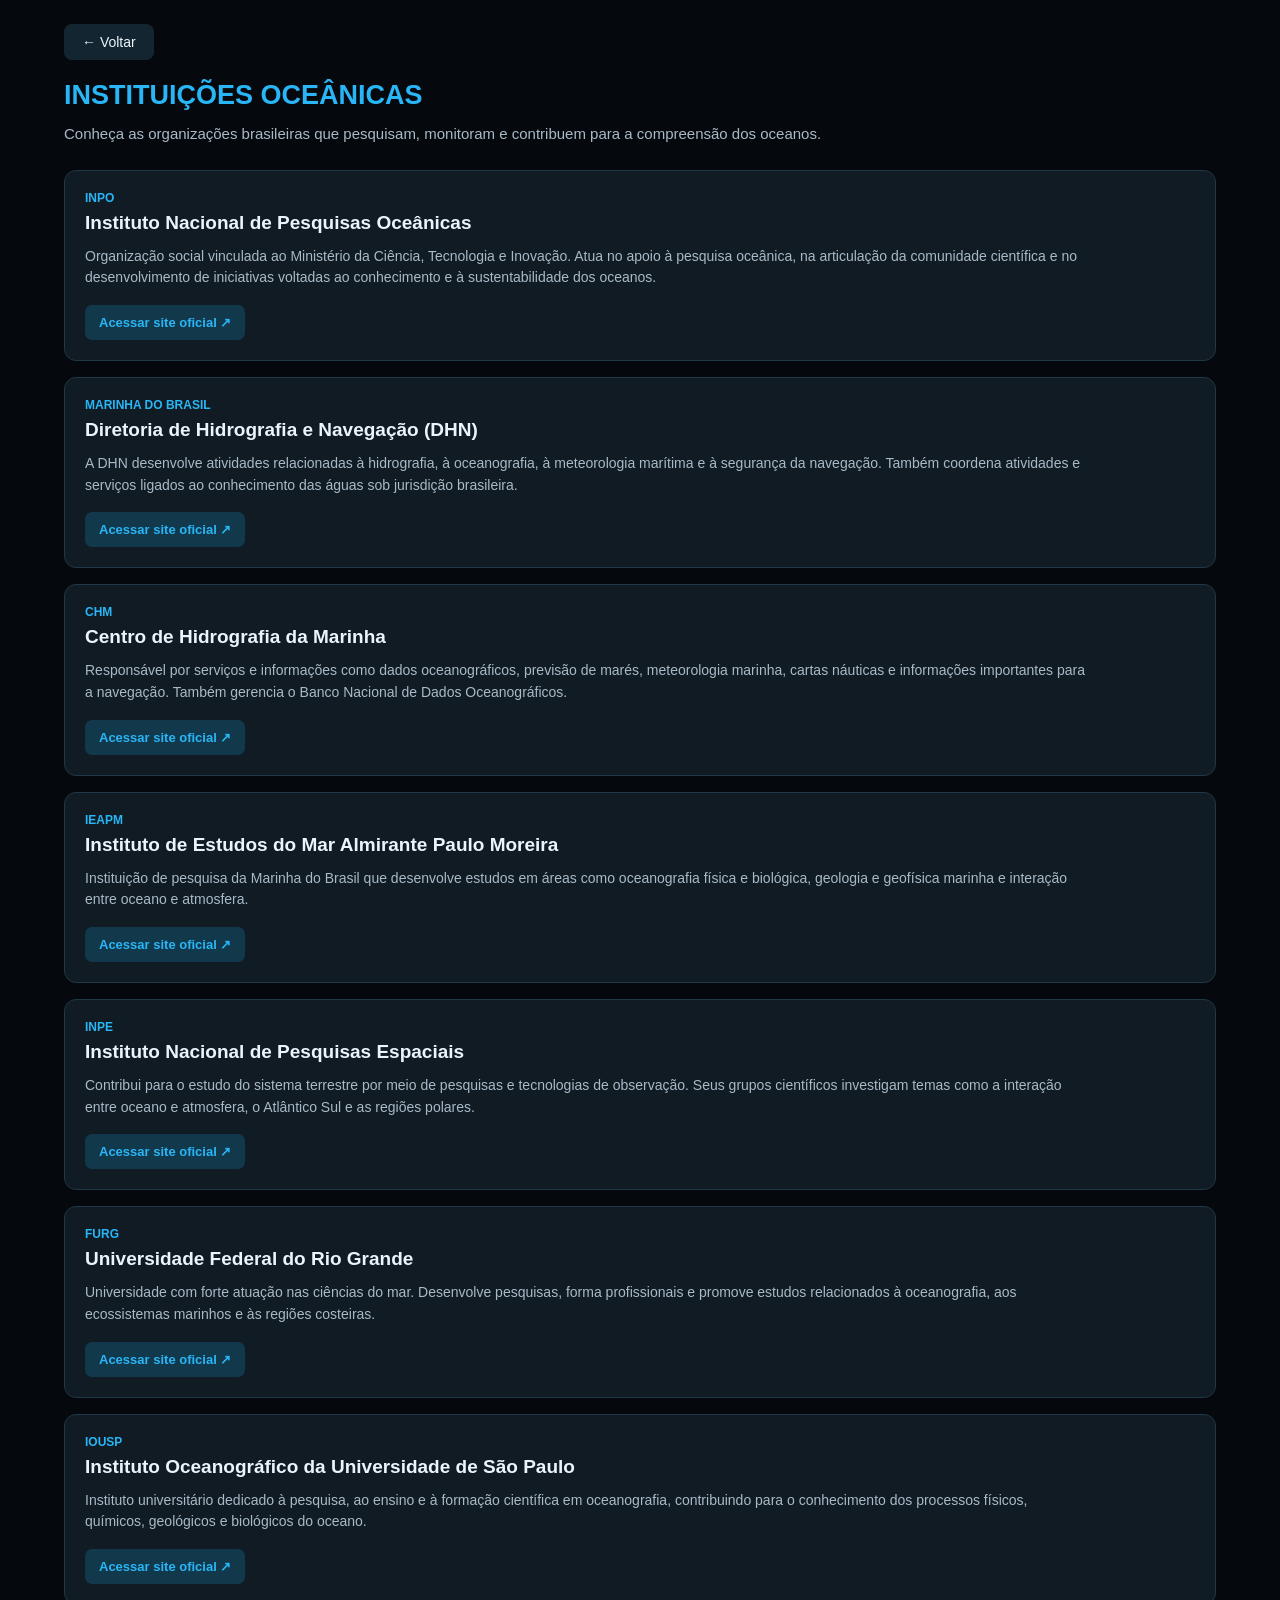
<file: docs/instituicoes.html>
<!DOCTYPE html>
<html lang="pt-BR">

<head>
    <meta charset="UTF-8">

    <meta
        name="viewport"
        content="width=device-width, initial-scale=1.0"
    >

    <title>Instituições Oceânicas | Oceano Hub</title>

    <link
        rel="stylesheet"
        href="style.css"
    >
</head>

<body class="pagina-instituicoes">

    <main class="instituicoes-container">

        <!-- CABEÇALHO -->

        <header class="instituicoes-cabecalho">

            <button
                class="instituicoes-voltar"
                onclick="window.location.href='index.html'"
            >
                ← Voltar
            </button>

            <h1>
                INSTITUIÇÕES OCEÂNICAS
            </h1>

            <p>
                Conheça as organizações brasileiras que pesquisam,
                monitoram e contribuem para a compreensão dos oceanos.
            </p>

        </header>


        <!-- LISTA DE INSTITUIÇÕES -->

        <section class="instituicoes-lista">


            <!-- INPO -->

            <article class="instituicao-card">

                <span class="instituicao-sigla">
                    INPO
                </span>

                <h2>
                    Instituto Nacional de Pesquisas Oceânicas
                </h2>

                <p>
                    Organização social vinculada ao Ministério da Ciência,
                    Tecnologia e Inovação. Atua no apoio à pesquisa oceânica,
                    na articulação da comunidade científica e no desenvolvimento
                    de iniciativas voltadas ao conhecimento e à sustentabilidade
                    dos oceanos.
                </p>

                <button
                    class="instituicao-site"
                    onclick="abrirSiteInstituicao('https://inpo.org.br/')"
                >
                    Acessar site oficial ↗
                </button>

            </article>


            <!-- MARINHA -->

            <article class="instituicao-card">

                <span class="instituicao-sigla">
                    MARINHA DO BRASIL
                </span>

                <h2>
                    Diretoria de Hidrografia e Navegação (DHN)
                </h2>

                <p>
                    A DHN desenvolve atividades relacionadas à hidrografia,
                    à oceanografia, à meteorologia marítima e à segurança da
                    navegação. Também coordena atividades e serviços ligados
                    ao conhecimento das águas sob jurisdição brasileira.
                </p>

                <button
                    class="instituicao-site"
                    onclick="abrirSiteInstituicao('https://www.marinha.mil.br/dhn/')"
                >
                    Acessar site oficial ↗
                </button>

            </article>


            <!-- CHM -->

            <article class="instituicao-card">

                <span class="instituicao-sigla">
                    CHM
                </span>

                <h2>
                    Centro de Hidrografia da Marinha
                </h2>

                <p>
                    Responsável por serviços e informações como dados
                    oceanográficos, previsão de marés, meteorologia marinha,
                    cartas náuticas e informações importantes para a navegação.
                    Também gerencia o Banco Nacional de Dados Oceanográficos.
                </p>

                <button
                    class="instituicao-site"
                    onclick="abrirSiteInstituicao('https://www.marinha.mil.br/chm/')"
                >
                    Acessar site oficial ↗
                </button>

            </article>


            <!-- IEAPM -->

            <article class="instituicao-card">

                <span class="instituicao-sigla">
                    IEAPM
                </span>

                <h2>
                    Instituto de Estudos do Mar Almirante Paulo Moreira
                </h2>

                <p>
                    Instituição de pesquisa da Marinha do Brasil que desenvolve
                    estudos em áreas como oceanografia física e biológica,
                    geologia e geofísica marinha e interação entre oceano e atmosfera.
                </p>

                <button
                    class="instituicao-site"
                    onclick="abrirSiteInstituicao('https://www.marinha.mil.br/ieapm/')"
                >
                    Acessar site oficial ↗
                </button>

            </article>


            <!-- INPE -->

            <article class="instituicao-card">

                <span class="instituicao-sigla">
                    INPE
                </span>

                <h2>
                    Instituto Nacional de Pesquisas Espaciais
                </h2>

                <p>
                    Contribui para o estudo do sistema terrestre por meio de
                    pesquisas e tecnologias de observação. Seus grupos científicos
                    investigam temas como a interação entre oceano e atmosfera,
                    o Atlântico Sul e as regiões polares.
                </p>

                <button
                    class="instituicao-site"
                    onclick="abrirSiteInstituicao('https://www.gov.br/inpe/pt-br')"
                >
                    Acessar site oficial ↗
                </button>

            </article>


            <!-- FURG -->

            <article class="instituicao-card">

                <span class="instituicao-sigla">
                    FURG
                </span>

                <h2>
                    Universidade Federal do Rio Grande
                </h2>

                <p>
                    Universidade com forte atuação nas ciências do mar. Desenvolve
                    pesquisas, forma profissionais e promove estudos relacionados
                    à oceanografia, aos ecossistemas marinhos e às regiões costeiras.
                </p>

                <button
                    class="instituicao-site"
                    onclick="abrirSiteInstituicao('https://www.furg.br/')"
                >
                    Acessar site oficial ↗
                </button>

            </article>


            <!-- IOUSP -->

            <article class="instituicao-card">

                <span class="instituicao-sigla">
                    IOUSP
                </span>

                <h2>
                    Instituto Oceanográfico da Universidade de São Paulo
                </h2>

                <p>
                    Instituto universitário dedicado à pesquisa, ao ensino e à
                    formação científica em oceanografia, contribuindo para o
                    conhecimento dos processos físicos, químicos, geológicos
                    e biológicos do oceano.
                </p>

                <button
                    class="instituicao-site"
                    onclick="abrirSiteInstituicao('https://www.io.usp.br/')"
                >
                    Acessar site oficial ↗
                </button>

            </article>

        </section>

    </main>


    <script src="script.js"></script>


    <script>

        function abrirSiteInstituicao(url) {

            window.open(
                url,
                "_blank",
                "noopener,noreferrer"
            );

        }

    </script>

</body>

</html>
</file>
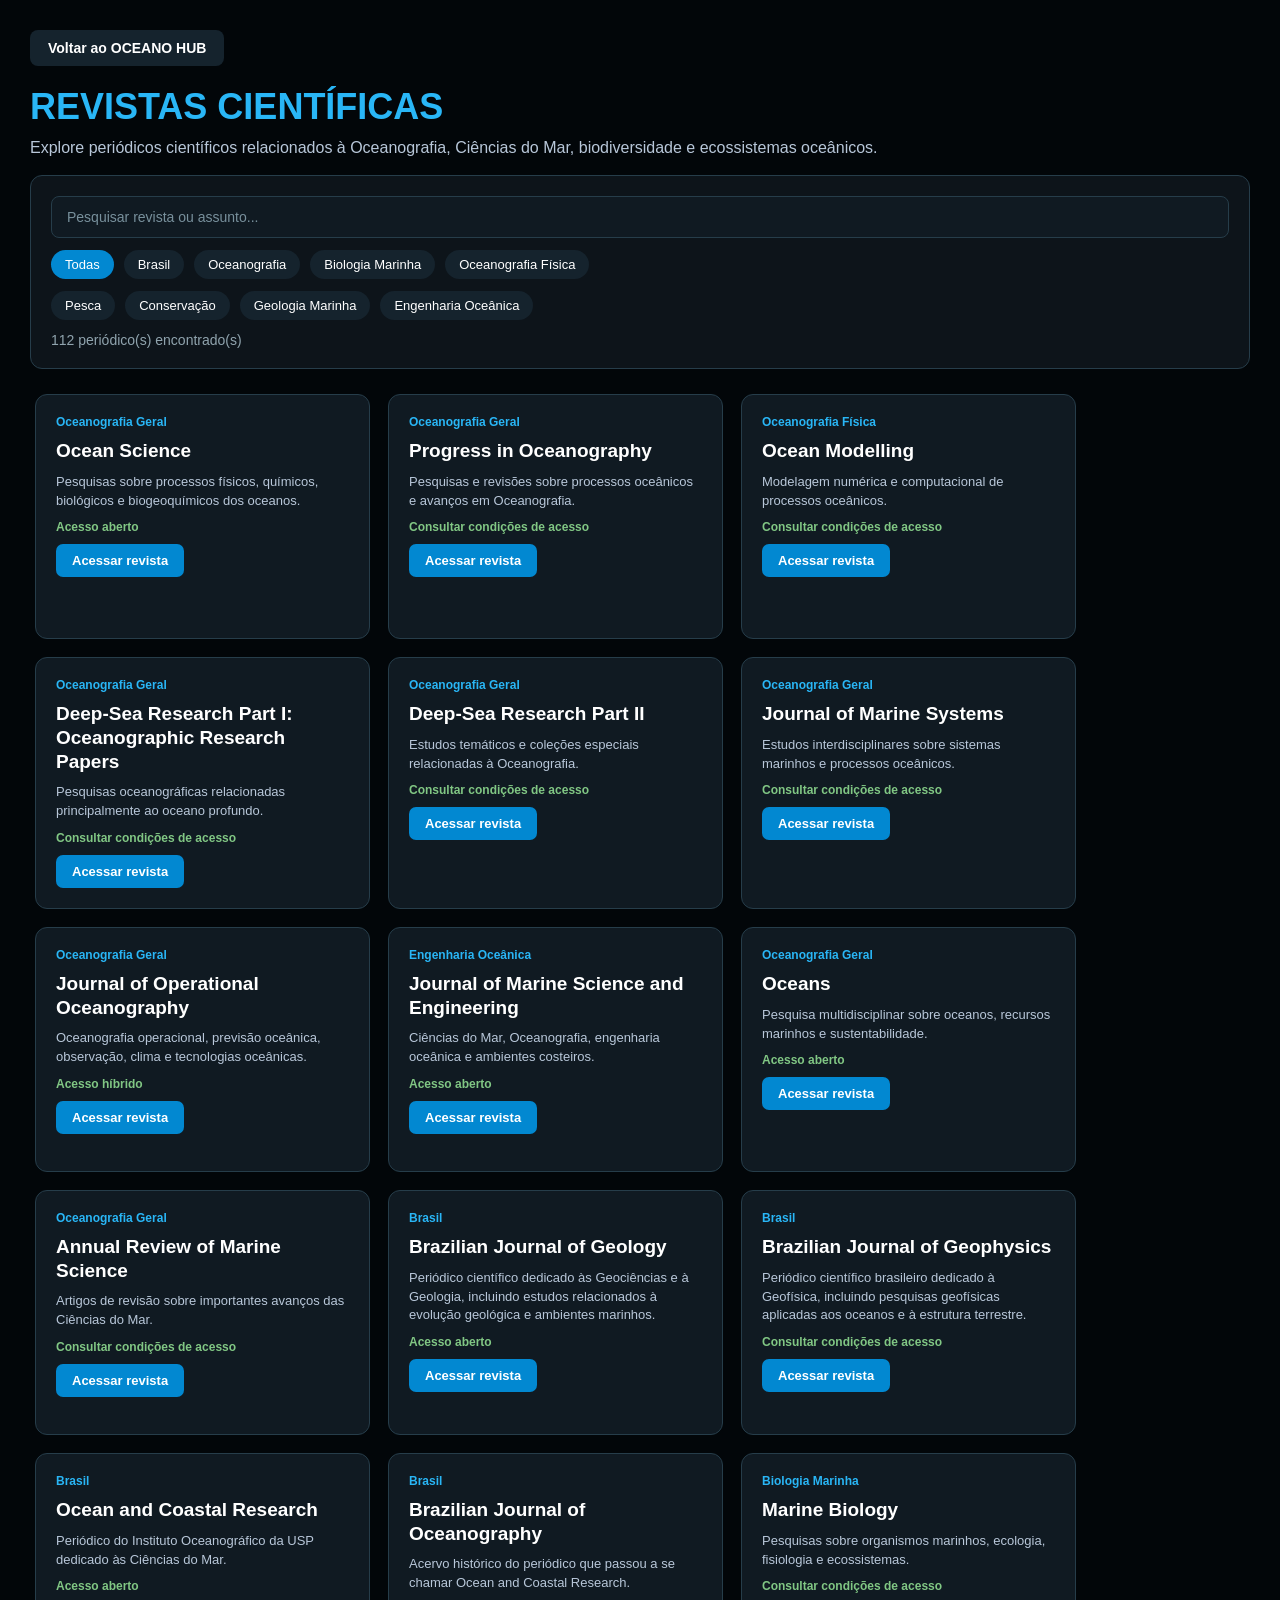
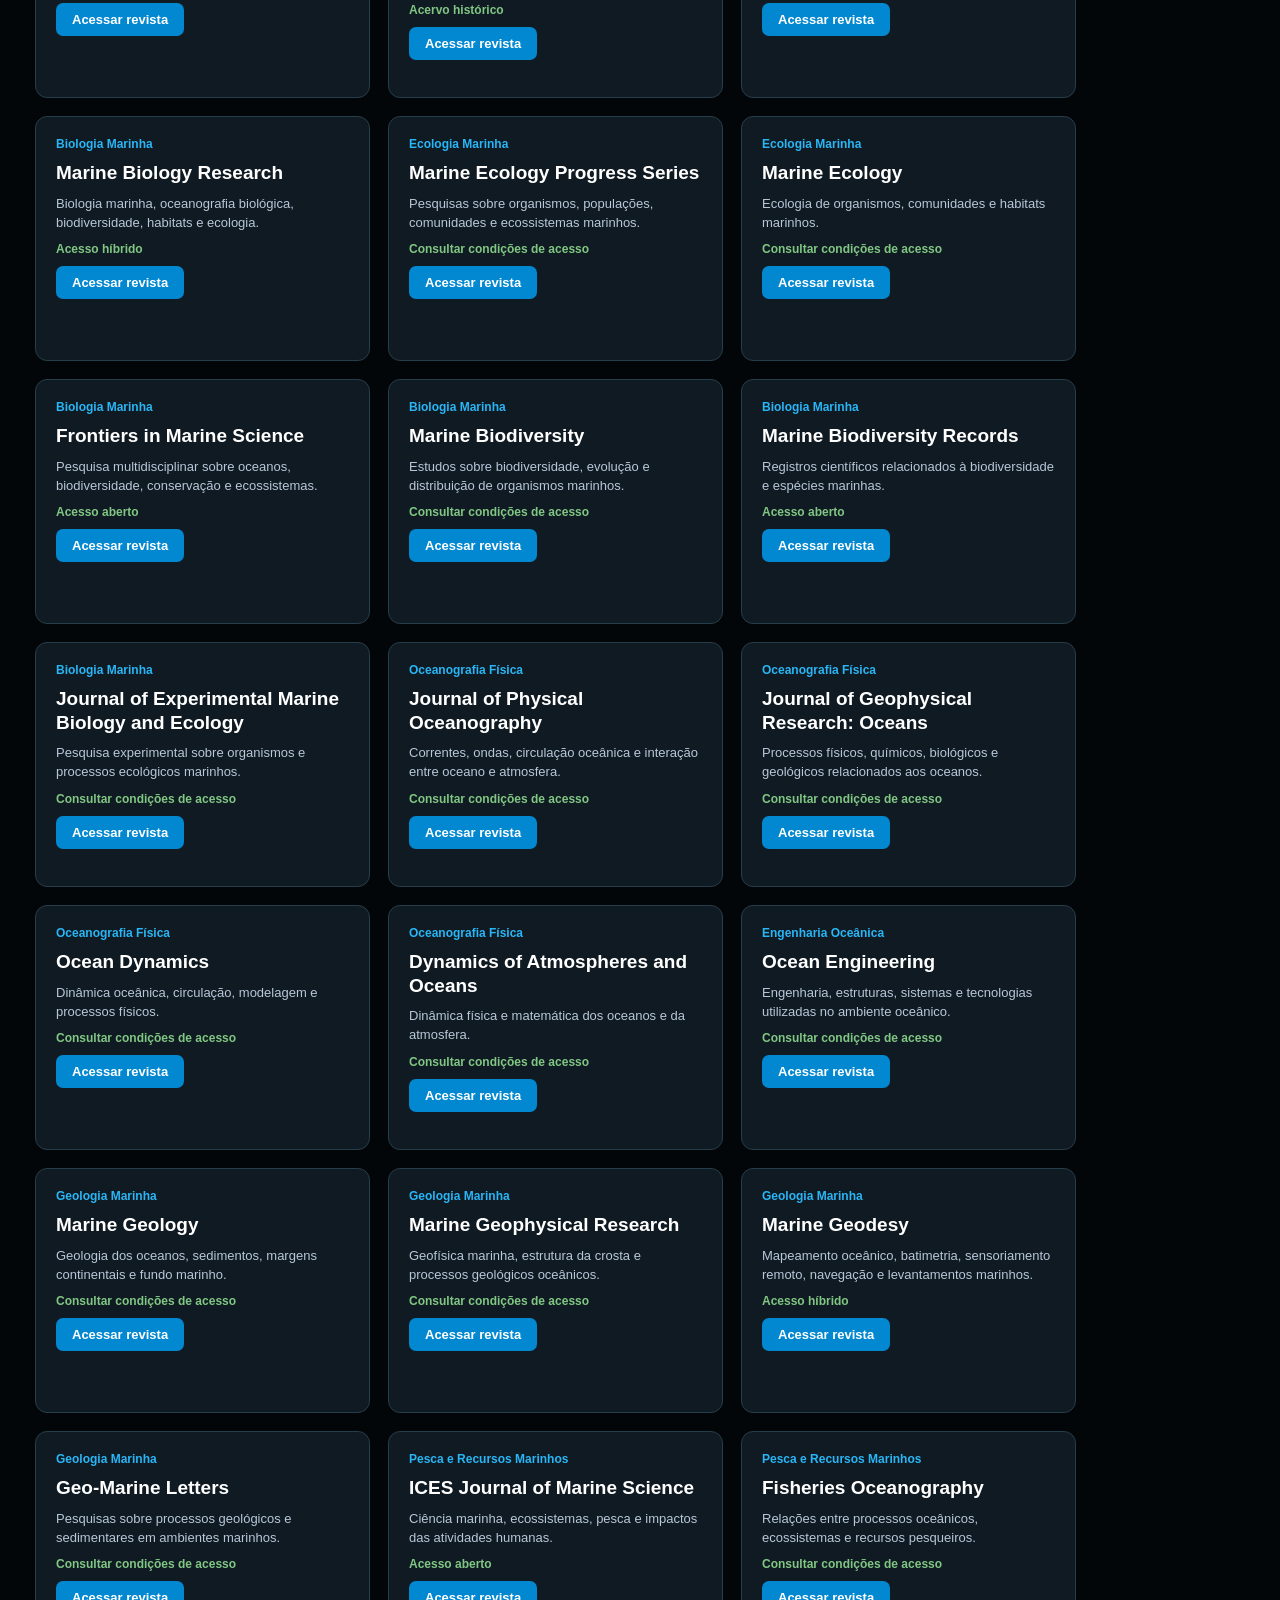
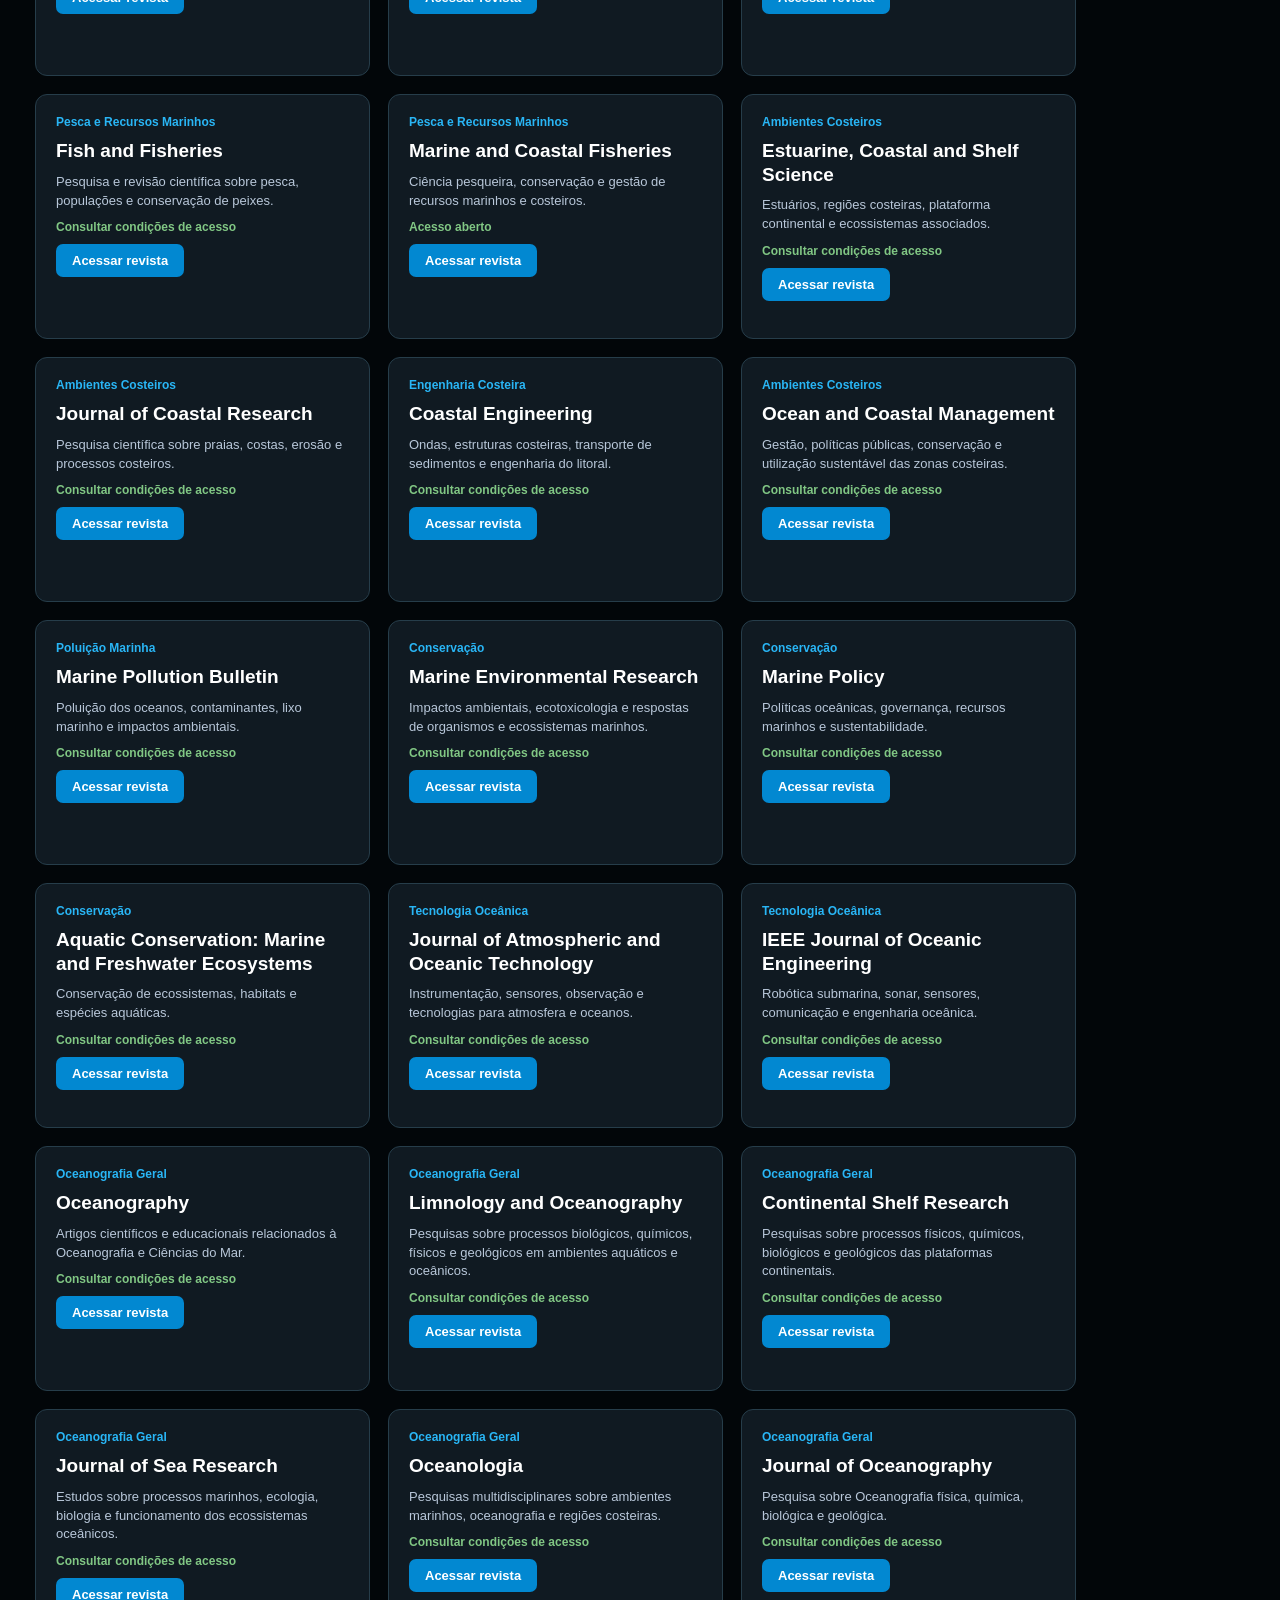
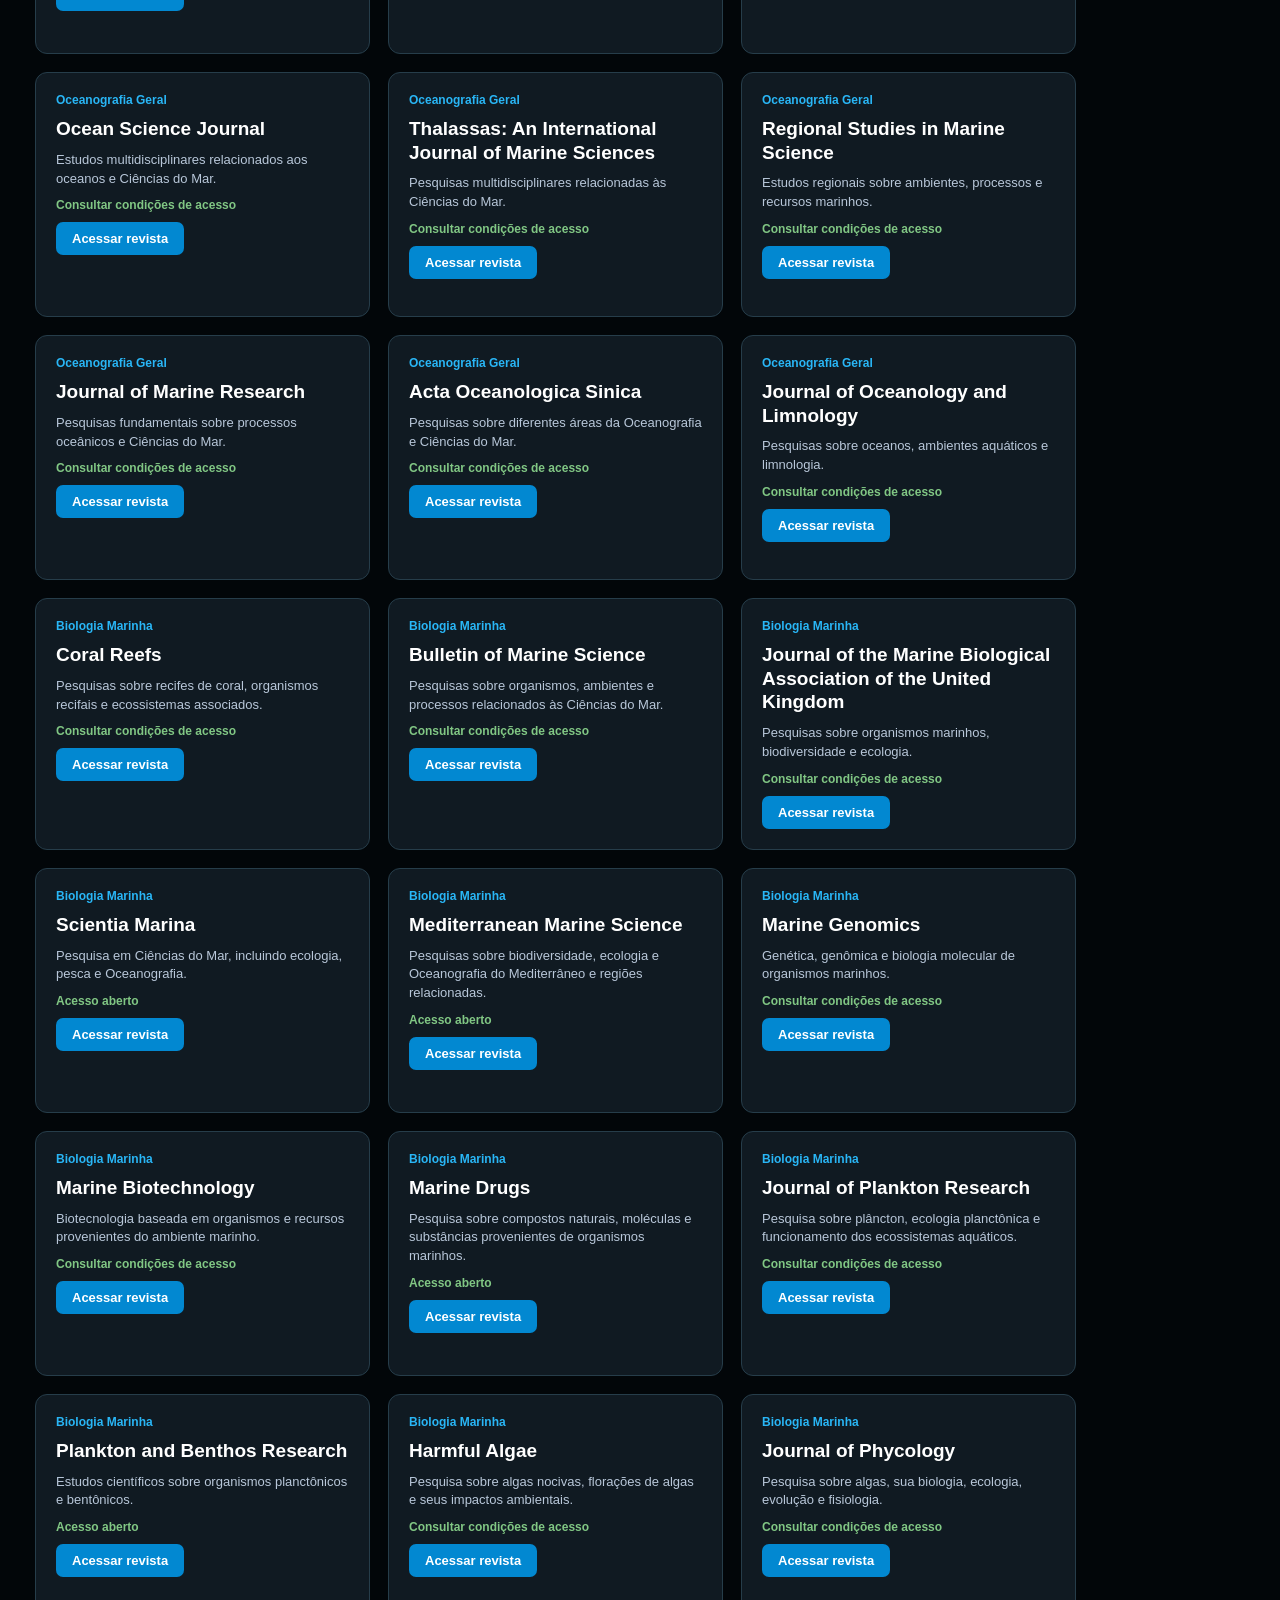
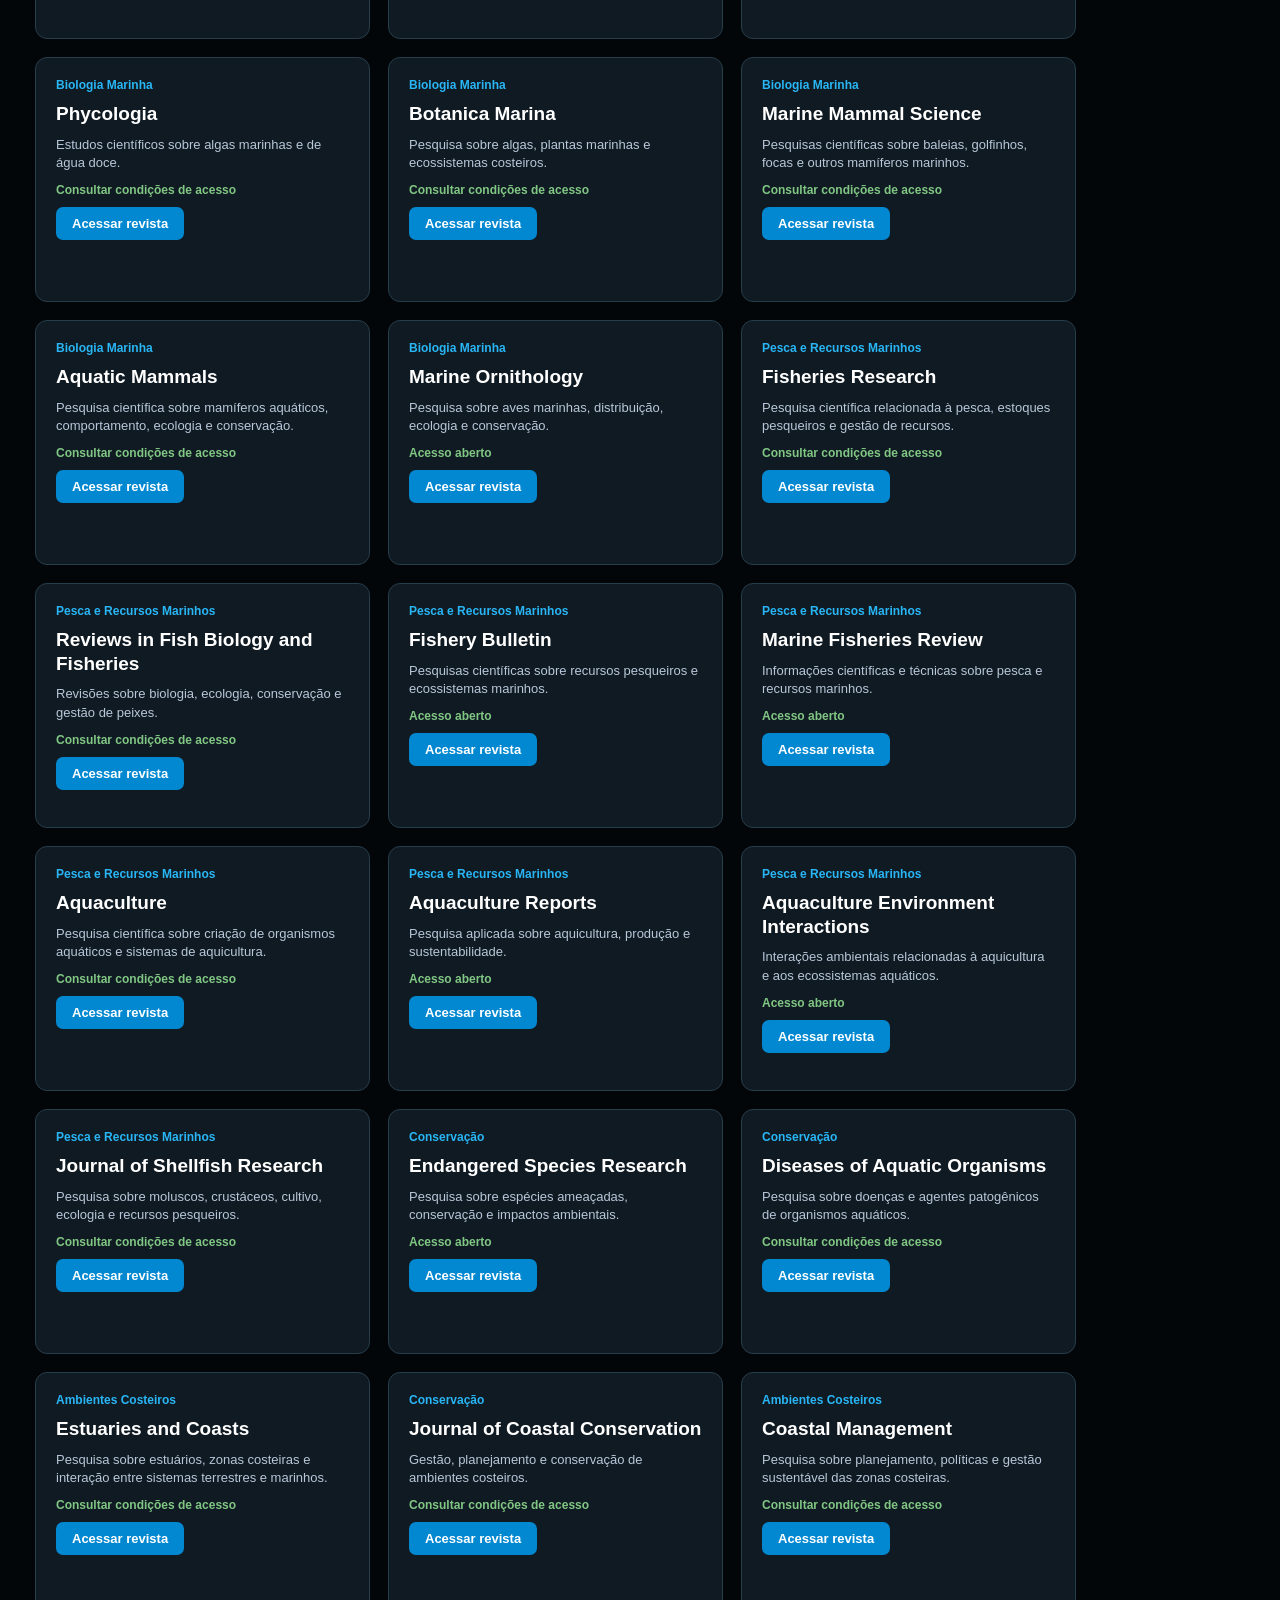
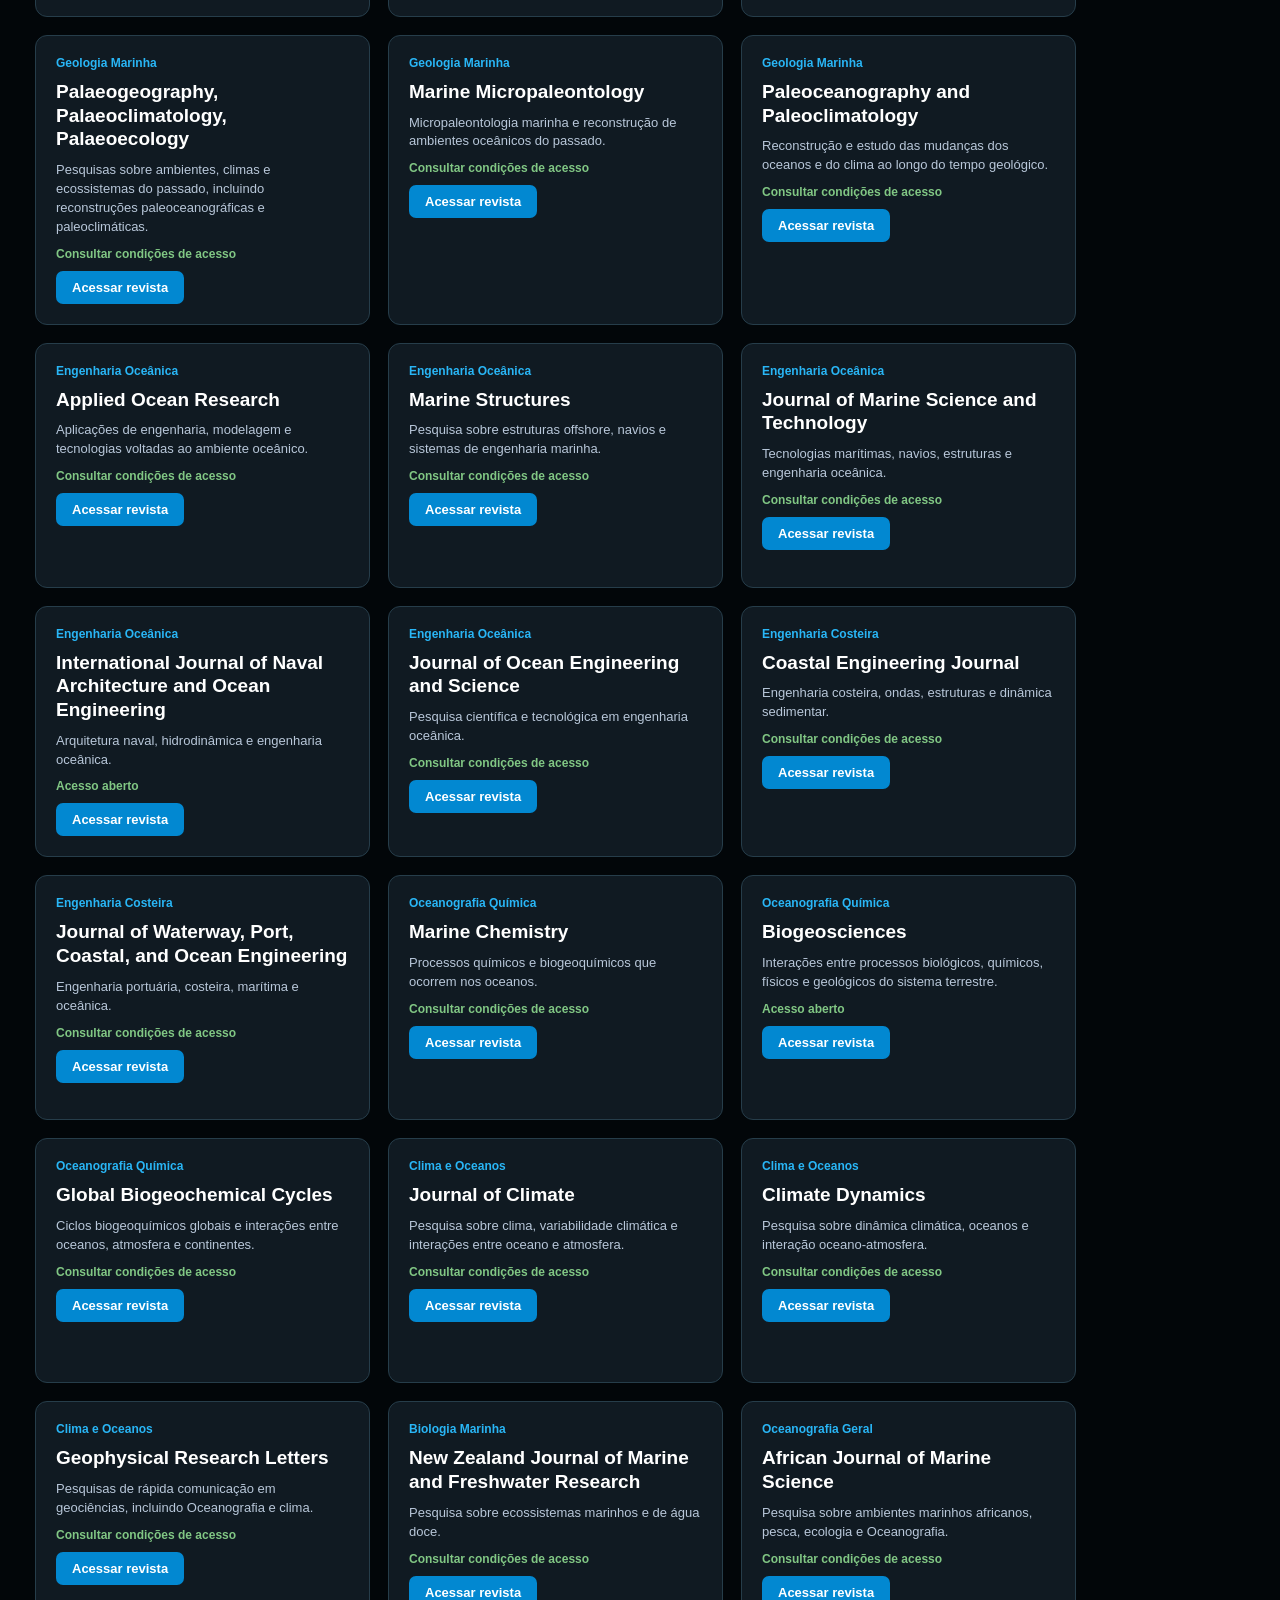
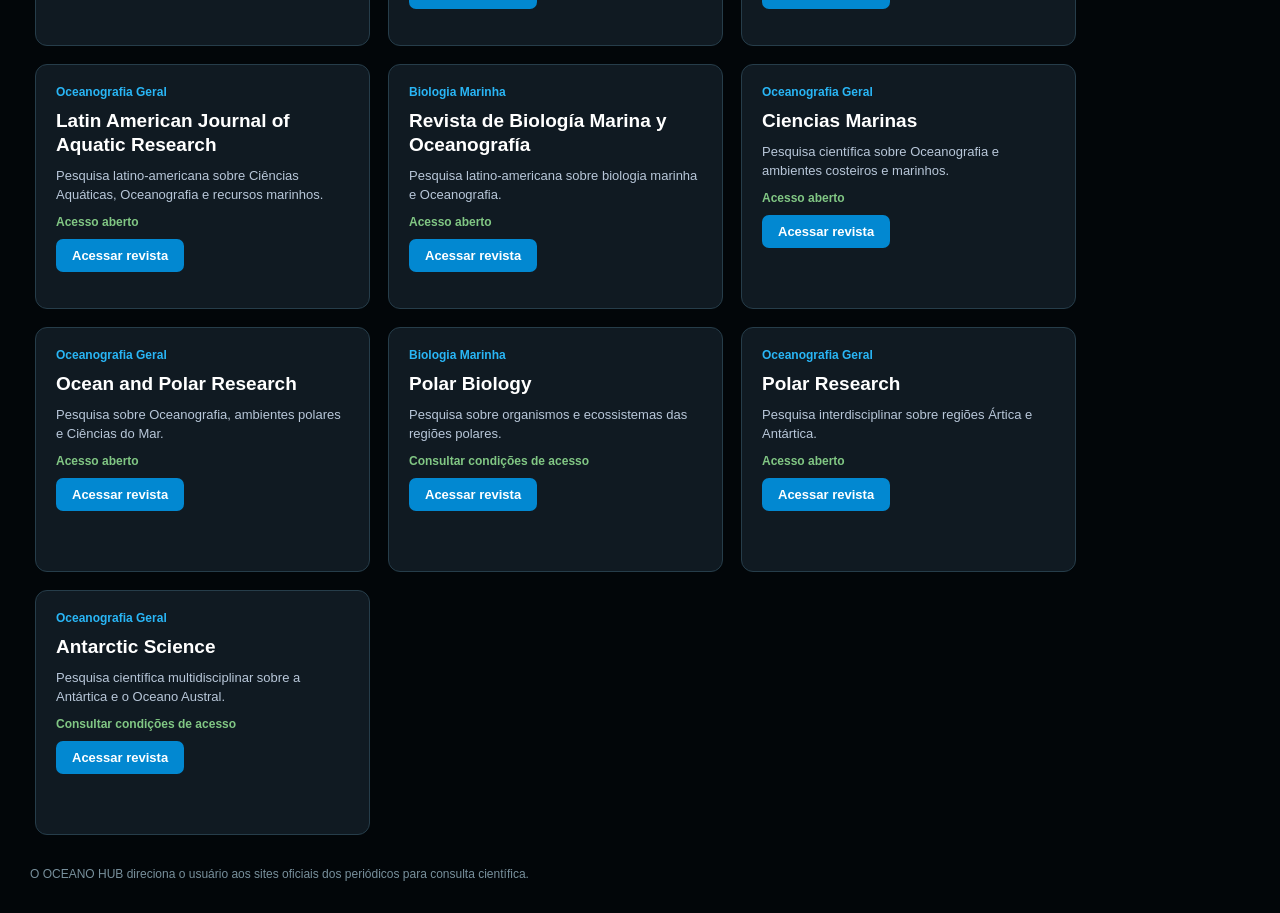
<file: docs/revistas.html>
<!DOCTYPE html>
<html lang="pt-BR">

<head>
    <meta charset="UTF-8">
    <meta name="viewport" content="width=device-width, initial-scale=1.0">

    <title>Revistas Científicas | Oceano Hub</title>

    <link rel="stylesheet" href="style.css">
</head>

<body class="pagina-revistas">

<main class="revistas-container">

    <button
        class="revistas-voltar"
        onclick="window.location.href='index.html'"
    >
        Voltar ao OCEANO HUB
    </button>


    <h1 class="revistas-titulo">
        REVISTAS CIENTÍFICAS
    </h1>


    <p class="revistas-subtitulo">
        Explore periódicos científicos relacionados à Oceanografia,
        Ciências do Mar, biodiversidade e ecossistemas oceânicos.
    </p>


    <!-- ÁREA DE PESQUISA -->

    <section class="revistas-pesquisa">

        <input
            type="text"
            id="pesquisaRevista"
            placeholder="Pesquisar revista ou assunto..."
        >


        <!-- PRIMEIRA LINHA -->

        <div class="revistas-filtros">

            <button onclick="filtrarRevistas('Todas')">
                Todas
            </button>

            <button onclick="filtrarRevistas('Brasil')">
                Brasil
            </button>

            <button onclick="filtrarRevistas('Oceanografia')">
                Oceanografia
            </button>

            <button onclick="filtrarRevistas('Biologia Marinha')">
                Biologia Marinha
            </button>

            <button onclick="filtrarRevistas('Oceanografia Física')">
                Oceanografia Física
            </button>

        </div>


        <!-- SEGUNDA LINHA -->

        <div class="revistas-filtros">

            <button onclick="filtrarRevistas('Pesca')">
                Pesca
            </button>

            <button onclick="filtrarRevistas('Conservação')">
                Conservação
            </button>

            <button onclick="filtrarRevistas('Geologia Marinha')">
                Geologia Marinha
            </button>

            <button onclick="filtrarRevistas('Engenharia Oceânica')">
                Engenharia Oceânica
            </button>

        </div>


        <p id="contadorRevistas" class="revistas-contador">
            Carregando periódicos...
        </p>

    </section>


    <!-- CARDS GERADOS PELO JAVASCRIPT -->

    <section
        id="areaRevistas"
        class="revistas-cards"
    >
    </section>


    <p class="revistas-rodape">
        O OCEANO HUB direciona o usuário aos sites oficiais
        dos periódicos para consulta científica.
    </p>

</main>


<script src="dados-revistas.js"></script>
<script src="script.js"></script>

</body>
</html>
</file>
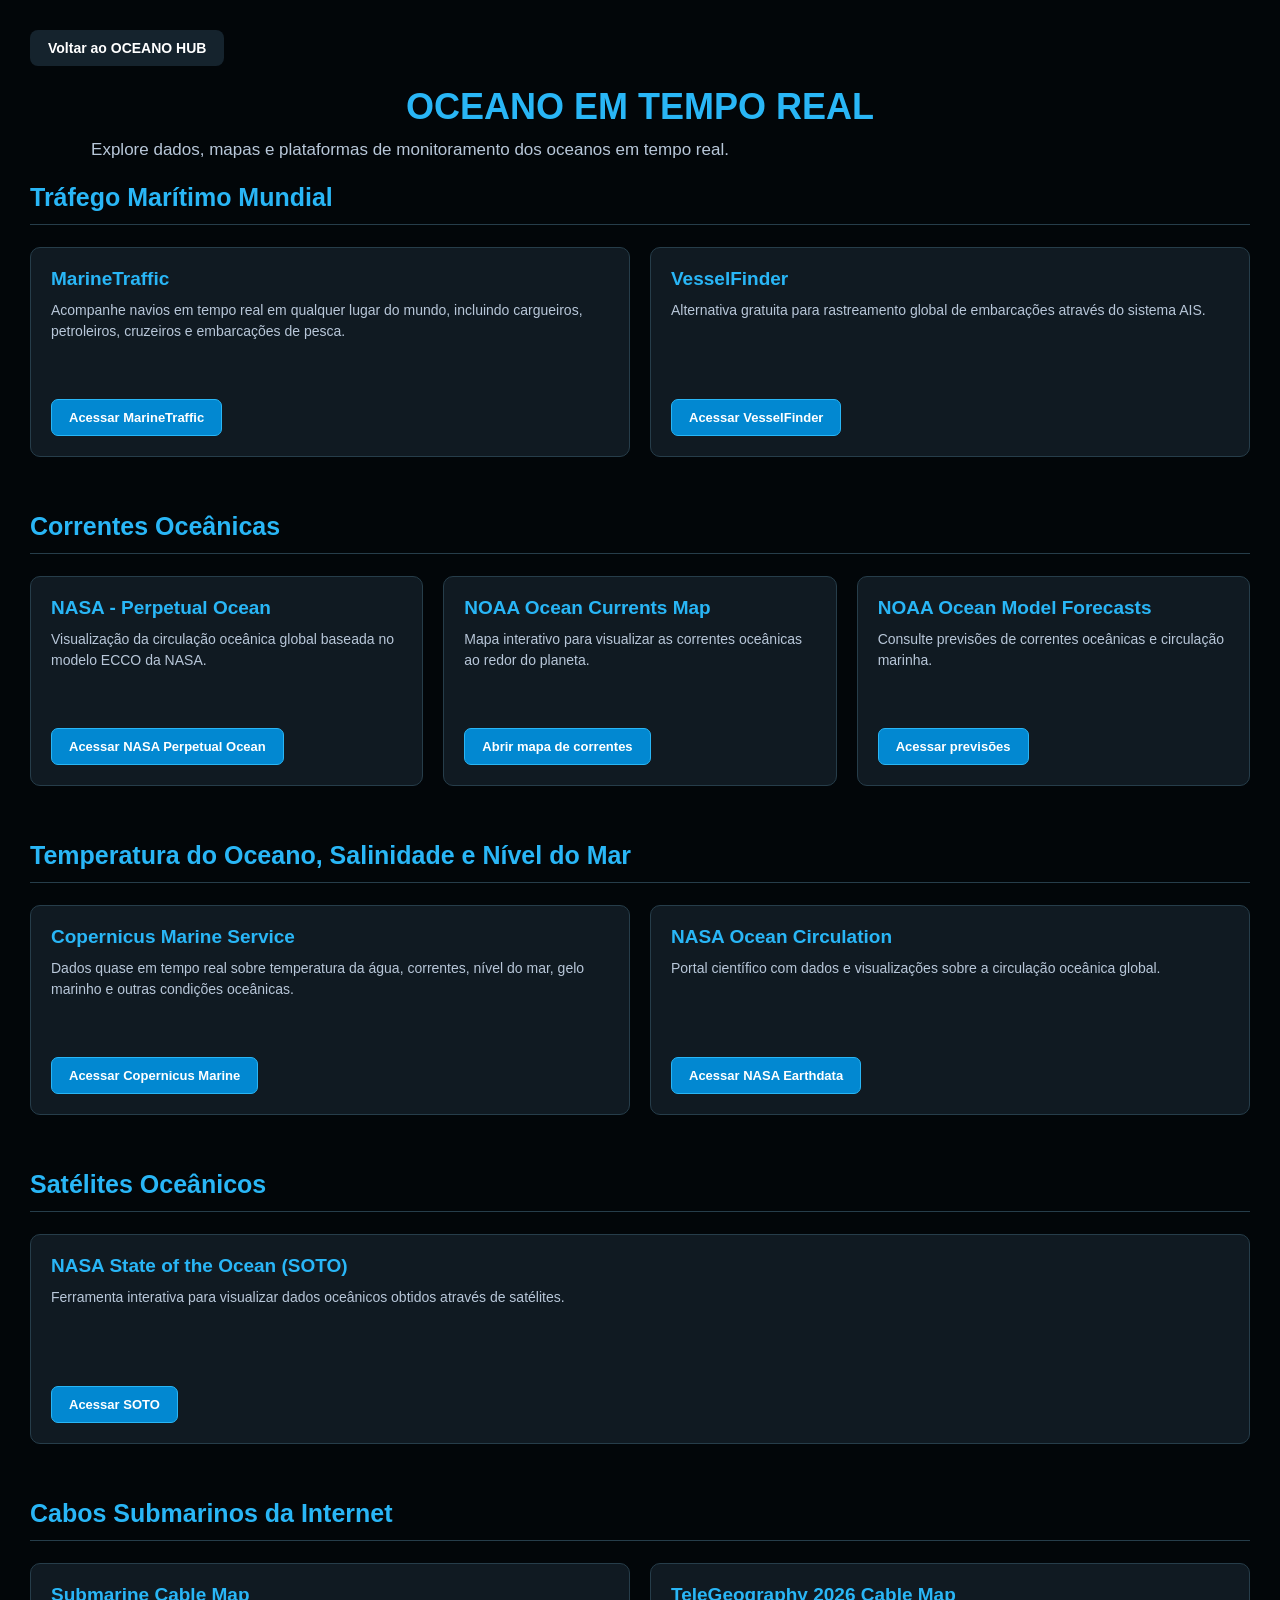
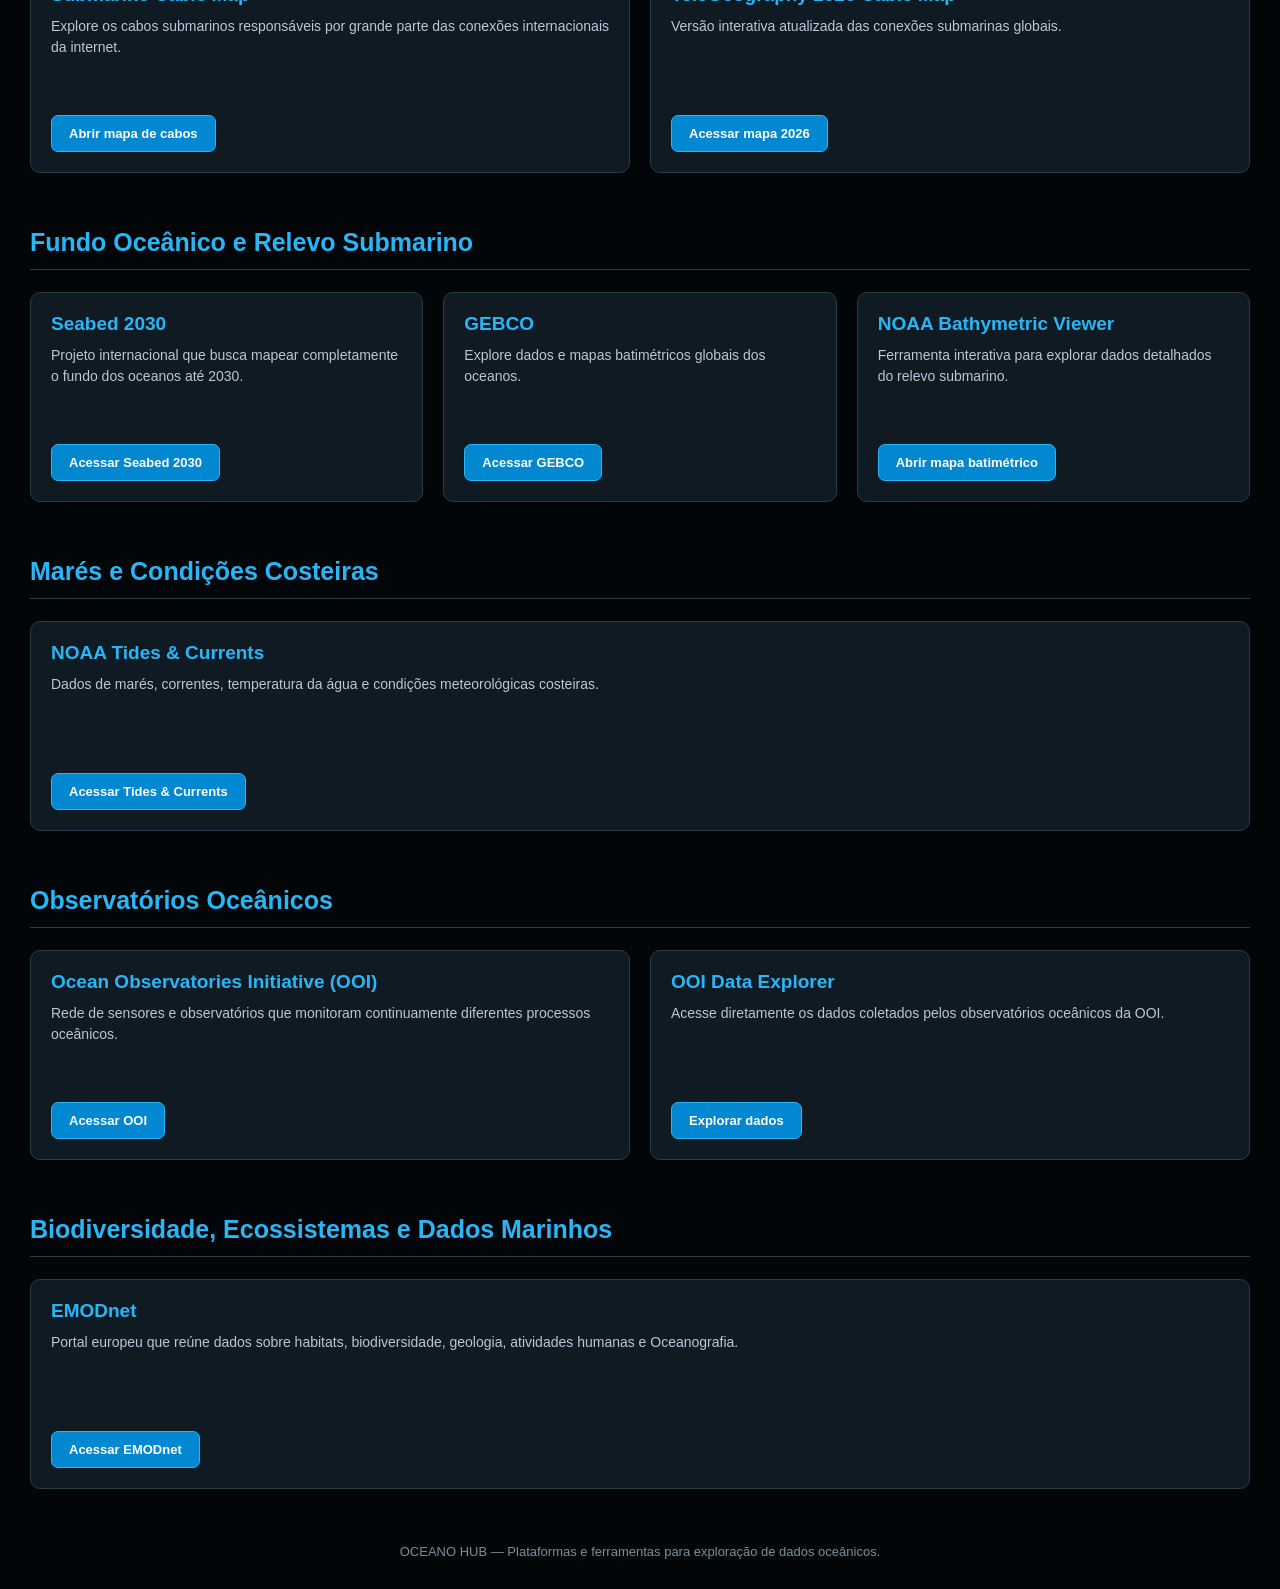
<file: docs/trafego.html>
<!DOCTYPE html>
<html lang="pt-BR">

<head>
    <meta charset="UTF-8">
    <meta name="viewport" content="width=device-width, initial-scale=1.0">

    <title>Oceano em Tempo Real | Oceano Hub</title>

    <link rel="stylesheet" href="style.css">
</head>

<body class="pagina-trafego">

<main class="trafego-container">

    <button
        class="trafego-voltar"
        onclick="window.location.href='index.html'"
    >
        Voltar ao OCEANO HUB
    </button>

    <h1 class="trafego-titulo">
        OCEANO EM TEMPO REAL
    </h1>

    <p class="trafego-subtitulo">
        Explore dados, mapas e plataformas de monitoramento dos oceanos em tempo real.
    </p>


    <!-- TRÁFEGO MARÍTIMO MUNDIAL -->

    <section class="trafego-categoria">

        <h2>Tráfego Marítimo Mundial</h2>

        <div class="trafego-linha">

            <article class="trafego-caixa">
                <h3>MarineTraffic</h3>

                <p>
                    Acompanhe navios em tempo real em qualquer lugar do mundo,
                    incluindo cargueiros, petroleiros, cruzeiros e embarcações de pesca.
                </p>

                <a class="trafego-link"
                   href="https://www.marinetraffic.com"
                   target="_blank"
                   rel="noopener noreferrer">
                    Acessar MarineTraffic
                </a>
            </article>


            <article class="trafego-caixa">
                <h3>VesselFinder</h3>

                <p>
                    Alternativa gratuita para rastreamento global
                    de embarcações através do sistema AIS.
                </p>

                <a class="trafego-link"
                   href="https://www.vesselfinder.com"
                   target="_blank"
                   rel="noopener noreferrer">
                    Acessar VesselFinder
                </a>
            </article>

        </div>

    </section>


    <!-- CORRENTES OCEÂNICAS -->

    <section class="trafego-categoria">

        <h2>Correntes Oceânicas</h2>

        <div class="trafego-linha">

            <article class="trafego-caixa">
                <h3>NASA - Perpetual Ocean</h3>

                <p>
                    Visualização da circulação oceânica global
                    baseada no modelo ECCO da NASA.
                </p>

                <a class="trafego-link"
                   href="https://svs.gsfc.nasa.gov/5505/"
                   target="_blank"
                   rel="noopener noreferrer">
                    Acessar NASA Perpetual Ocean
                </a>
            </article>


            <article class="trafego-caixa">
                <h3>NOAA Ocean Currents Map</h3>

                <p>
                    Mapa interativo para visualizar as correntes
                    oceânicas ao redor do planeta.
                </p>

                <a class="trafego-link"
                   href="https://adp.noaa.gov/oceancurrentsmap/"
                   target="_blank"
                   rel="noopener noreferrer">
                    Abrir mapa de correntes
                </a>
            </article>


            <article class="trafego-caixa">
                <h3>NOAA Ocean Model Forecasts</h3>

                <p>
                    Consulte previsões de correntes oceânicas
                    e circulação marinha.
                </p>

                <a class="trafego-link"
                   href="https://ocean.weather.gov/Current_fcasts.php"
                   target="_blank"
                   rel="noopener noreferrer">
                    Acessar previsões
                </a>
            </article>

        </div>

    </section>


    <!-- TEMPERATURA, SALINIDADE E NÍVEL DO MAR -->

    <section class="trafego-categoria">

        <h2>Temperatura do Oceano, Salinidade e Nível do Mar</h2>

        <div class="trafego-linha">

            <article class="trafego-caixa">
                <h3>Copernicus Marine Service</h3>

                <p>
                    Dados quase em tempo real sobre temperatura da água,
                    correntes, nível do mar, gelo marinho e outras
                    condições oceânicas.
                </p>

                <a class="trafego-link"
                   href="https://marine.copernicus.eu"
                   target="_blank"
                   rel="noopener noreferrer">
                    Acessar Copernicus Marine
                </a>
            </article>


            <article class="trafego-caixa">
                <h3>NASA Ocean Circulation</h3>

                <p>
                    Portal científico com dados e visualizações
                    sobre a circulação oceânica global.
                </p>

                <a class="trafego-link"
                   href="https://www.earthdata.nasa.gov/topics/ocean/ocean-circulation"
                   target="_blank"
                   rel="noopener noreferrer">
                    Acessar NASA Earthdata
                </a>
            </article>

        </div>

    </section>


    <!-- SATÉLITES OCEÂNICOS -->

    <section class="trafego-categoria">

        <h2>Satélites Oceânicos</h2>

        <div class="trafego-linha">

            <article class="trafego-caixa">
                <h3>NASA State of the Ocean (SOTO)</h3>

                <p>
                    Ferramenta interativa para visualizar dados
                    oceânicos obtidos através de satélites.
                </p>

                <a class="trafego-link"
                   href="https://www.earthdata.nasa.gov/data/tools/soto"
                   target="_blank"
                   rel="noopener noreferrer">
                    Acessar SOTO
                </a>
            </article>

        </div>

    </section>


    <!-- CABOS SUBMARINOS -->

    <section class="trafego-categoria">

        <h2>Cabos Submarinos da Internet</h2>

        <div class="trafego-linha">

            <article class="trafego-caixa">
                <h3>Submarine Cable Map</h3>

                <p>
                    Explore os cabos submarinos responsáveis por grande
                    parte das conexões internacionais da internet.
                </p>

                <a class="trafego-link"
                   href="https://www.submarinecablemap.com"
                   target="_blank"
                   rel="noopener noreferrer">
                    Abrir mapa de cabos
                </a>
            </article>


            <article class="trafego-caixa">
                <h3>TeleGeography 2026 Cable Map</h3>

                <p>
                    Versão interativa atualizada das conexões
                    submarinas globais.
                </p>

                <a class="trafego-link"
                   href="https://submarine-cable-map-2026.telegeography.com"
                   target="_blank"
                   rel="noopener noreferrer">
                    Acessar mapa 2026
                </a>
            </article>

        </div>

    </section>


    <!-- FUNDO OCEÂNICO -->

    <section class="trafego-categoria">

        <h2>Fundo Oceânico e Relevo Submarino</h2>

        <div class="trafego-linha">

            <article class="trafego-caixa">
                <h3>Seabed 2030</h3>

                <p>
                    Projeto internacional que busca mapear
                    completamente o fundo dos oceanos até 2030.
                </p>

                <a class="trafego-link"
                   href="https://seabed2030.org"
                   target="_blank"
                   rel="noopener noreferrer">
                    Acessar Seabed 2030
                </a>
            </article>


            <article class="trafego-caixa">
                <h3>GEBCO</h3>

                <p>
                    Explore dados e mapas batimétricos globais
                    dos oceanos.
                </p>

                <a class="trafego-link"
                   href="https://www.gebco.net"
                   target="_blank"
                   rel="noopener noreferrer">
                    Acessar GEBCO
                </a>
            </article>


            <article class="trafego-caixa">
                <h3>NOAA Bathymetric Viewer</h3>

                <p>
                    Ferramenta interativa para explorar dados
                    detalhados do relevo submarino.
                </p>

                <a class="trafego-link"
                   href="https://www.ncei.noaa.gov/maps/bathymetry/"
                   target="_blank"
                   rel="noopener noreferrer">
                    Abrir mapa batimétrico
                </a>
            </article>

        </div>

    </section>


    <!-- MARÉS -->

    <section class="trafego-categoria">

        <h2>Marés e Condições Costeiras</h2>

        <div class="trafego-linha">

            <article class="trafego-caixa">
                <h3>NOAA Tides & Currents</h3>

                <p>
                    Dados de marés, correntes, temperatura da água
                    e condições meteorológicas costeiras.
                </p>

                <a class="trafego-link"
                   href="https://tidesandcurrents.noaa.gov/map/"
                   target="_blank"
                   rel="noopener noreferrer">
                    Acessar Tides & Currents
                </a>
            </article>

        </div>

    </section>


    <!-- OBSERVATÓRIOS -->

    <section class="trafego-categoria">

        <h2>Observatórios Oceânicos</h2>

        <div class="trafego-linha">

            <article class="trafego-caixa">
                <h3>Ocean Observatories Initiative (OOI)</h3>

                <p>
                    Rede de sensores e observatórios que monitoram
                    continuamente diferentes processos oceânicos.
                </p>

                <a class="trafego-link"
                   href="https://oceanobservatories.org"
                   target="_blank"
                   rel="noopener noreferrer">
                    Acessar OOI
                </a>
            </article>


            <article class="trafego-caixa">
                <h3>OOI Data Explorer</h3>

                <p>
                    Acesse diretamente os dados coletados
                    pelos observatórios oceânicos da OOI.
                </p>

                <a class="trafego-link"
                   href="https://ooinet.oceanobservatories.org"
                   target="_blank"
                   rel="noopener noreferrer">
                    Explorar dados
                </a>
            </article>

        </div>

    </section>


    <!-- BIODIVERSIDADE -->

    <section class="trafego-categoria">

        <h2>Biodiversidade, Ecossistemas e Dados Marinhos</h2>

        <div class="trafego-linha">

            <article class="trafego-caixa">
                <h3>EMODnet</h3>

                <p>
                    Portal europeu que reúne dados sobre habitats,
                    biodiversidade, geologia, atividades humanas
                    e Oceanografia.
                </p>

                <a class="trafego-link"
                   href="https://emodnet.ec.europa.eu"
                   target="_blank"
                   rel="noopener noreferrer">
                    Acessar EMODnet
                </a>
            </article>

        </div>

    </section>


    <p class="trafego-fonte">
        OCEANO HUB — Plataformas e ferramentas para exploração de dados oceânicos.
    </p>

</main>

<script src="script.js"></script>

</body>

</html>
</file>
<file: docs/style.css>
* {
    margin: 0;
    padding: 0;
    box-sizing: border-box;
}

body {
    font-family: Arial, Helvetica, sans-serif;
    background: #020609;
    color: white;
    min-height: 100vh;
}

.topo {
    padding: 35px 7%;
    border-bottom: 1px solid #16303d;
    background: #071017;
}

.topo h1 {
    color: #29B6F6;
    font-size: 32px;
    letter-spacing: 2px;
}

.topo p {
    color: #90A4AE;
    margin-top: 7px;
}

main {
    width: 86%;
    max-width: 1250px;
    margin: auto;
}

.introducao {
    padding: 70px 0 45px;
    max-width: 760px;
}

.etiqueta {
    color: #29B6F6;
    font-size: 12px;
    font-weight: bold;
    letter-spacing: 2px;
}

.introducao h2 {
    font-size: 45px;
    margin: 14px 0;
    line-height: 1.1;
}

.introducao p {
    color: #AEBCC6;
    font-size: 17px;
    line-height: 1.6;
}

.menu {
    display: grid;
    grid-template-columns: repeat(3, 1fr);
    gap: 20px;
    padding-bottom: 70px;
}

.card {
    position: relative;
    text-align: left;

    min-height: 210px;

    padding: 28px;

    border: 1px solid #263D4A;
    border-radius: 12px;

    background: #0D171E;
    color: white;

    cursor: pointer;

    transition: 0.25s;
}

.card:hover {
    transform: translateY(-6px);
    border-color: #29B6F6;
    background: #101F28;
}

.numero {
    display: block;

    color: #29B6F6;

    font-size: 13px;
    font-weight: bold;

    margin-bottom: 35px;
}

.card h3 {
    font-size: 21px;
    margin-bottom: 10px;
}

.card p {
    color: #9DAEB9;
    font-size: 14px;
    line-height: 1.5;
}

footer {
    border-top: 1px solid #16303d;

    padding: 25px 7%;

    display: flex;
    justify-content: space-between;

    color: #78909C;

    background: #071017;

    font-size: 13px;
}

footer strong {
    color: #29B6F6;
}

@media (max-width: 900px) {

    .menu {
        grid-template-columns: repeat(2, 1fr);
    }

    .introducao h2 {
        font-size: 37px;
    }
}

@media (max-width: 600px) {

    main {
        width: 90%;
    }

    .menu {
        grid-template-columns: 1fr;
    }

    .introducao {
        padding-top: 45px;
    }

    .introducao h2 {
        font-size: 31px;
    }

    footer {
        flex-direction: column;
        gap: 8px;
    }
}


/* ESPÉCIES MARINHAS */

.voltar {
    display: inline-block;
    color: #29B6F6;
    text-decoration: none;
    font-size: 14px;
    font-weight: bold;
    transition: 0.2s;
}

.voltar:hover {
    color: white;
}

.area-pesquisa {
    background: #0D141A;
    border: 1px solid #263D4A;
    border-radius: 12px;

    padding: 20px;
    margin-bottom: 20px;
}

#pesquisaEspecie {
    width: 100%;
    height: 45px;

    background: #101A22;
    color: white;

    border: 1px solid #263D4A;
    border-radius: 8px;

    padding: 0 15px;

    font-size: 14px;

    outline: none;
}

#pesquisaEspecie:focus {
    border-color: #29B6F6;
}

#pesquisaEspecie::placeholder {
    color: #78909C;
}

.filtros {
    display: flex;
    flex-wrap: wrap;

    gap: 10px;

    margin-top: 15px;
}

.filtros button {
    background: #15232D;
    color: white;

    border: 1px solid #263D4A;
    border-radius: 20px;

    padding: 8px 16px;

    cursor: pointer;

    transition: 0.2s;
}

.filtros button:hover {
    background: #0288D1;
    border-color: #29B6F6;
}

.contador {
    color: #90A4AE;

    font-size: 14px;

    margin: 20px 0;
}

.especie {
    cursor: default;
}

.especie:hover {
    transform: translateY(-4px);
}

.especie strong {
    color: #DCE7ED;
}

.especie.oculta {
    display: none;
}


/* OCEANO EM TEMPO REAL */

.pagina-trafego {
    margin: 0;
    min-height: 100vh;

    background: #020609;
    color: #FFFFFF;

    font-family: Arial, Helvetica, sans-serif;
}

.trafego-container {
    width: min(1200px, calc(100% - 40px));
    margin: 0 auto;

    padding: 45px 0 70px;
}

.trafego-voltar {
    padding: 11px 20px;

    background: transparent;
    color: #29B6F6;

    border: 1px solid #29B6F6;
    border-radius: 8px;

    font-size: 14px;
    font-weight: bold;

    cursor: pointer;

    transition: 0.2s;
}

.trafego-voltar:hover {
    background: #29B6F6;
    color: #020609;

    transform: translateY(-2px);
}

.trafego-titulo {
    margin: 55px 0 10px;

    color: #29B6F6;

    font-size: 46px;
    font-weight: bold;

    text-align: center;
}

.trafego-subtitulo {
    max-width: 760px;

    margin: 0 auto 60px;

    color: #9DAEB9;

    font-size: 17px;
    line-height: 1.6;

    text-align: center;
}


/* CATEGORIAS */

.trafego-categoria {
    margin-bottom: 55px;
}

.trafego-categoria > h2 {
    margin: 0 0 22px;

    padding-bottom: 12px;

    color: #29B6F6;

    font-size: 25px;
    font-weight: bold;

    border-bottom: 1px solid #263D4A;
}


/* LINHAS DE CARDS */

.trafego-linha {
    display: grid;

    grid-template-columns: repeat(
        auto-fit,
        minmax(280px, 1fr)
    );

    gap: 20px;
}


/* CARDS */

.trafego-caixa {
    display: flex;
    flex-direction: column;

    min-height: 210px;

    padding: 25px;

    background: #0D171E;

    border: 1px solid #263D4A;
    border-radius: 12px;

    transition: 0.2s;
}

.trafego-caixa:hover {
    border-color: #29B6F6;

    transform: translateY(-4px);

    box-shadow: 0 8px 25px rgba(41, 182, 246, 0.08);
}

.trafego-caixa h3 {
    margin: 0 0 14px;

    color: #FFFFFF;

    font-size: 19px;
}

.trafego-caixa p {
    margin: 0 0 25px;

    color: #9DAEB9;

    font-size: 14px;
    line-height: 1.6;

    flex-grow: 1;
}


/* LINKS */

.trafego-link {
    display: inline-block;

    align-self: flex-start;

    padding: 10px 17px;

    background: #0288D1;
    color: #FFFFFF;

    border: 1px solid #29B6F6;
    border-radius: 7px;

    text-decoration: none;

    font-size: 13px;
    font-weight: bold;

    transition: 0.2s;
}

.trafego-link:hover {
    background: #29B6F6;
    color: #020609;

    transform: translateY(-2px);
}


/* FONTE */

.trafego-fonte {
    margin-top: 30px;

    color: #607D8B;

    font-size: 12px;

    text-align: center;
}


/* RESPONSIVO */

@media (max-width: 700px) {

    .trafego-container {
        width: min(100% - 28px, 1200px);

        padding-top: 25px;
    }

    .trafego-titulo {
        margin-top: 40px;

        font-size: 34px;
    }

    .trafego-subtitulo {
        margin-bottom: 45px;

        font-size: 15px;
    }

    .trafego-categoria > h2 {
        font-size: 21px;
    }

    .trafego-linha {
        grid-template-columns: 1fr;
    }

    .trafego-caixa {
        min-height: auto;
    }
}


/* OCEANO HUB */

.pagina-menu {
    margin: 0;
    min-height: 100vh;

    background-color: #020609;
    color: white;

    font-family: Arial, Helvetica, sans-serif;

    position: relative;
}

.menu-superior {
    position: absolute;

    top: 30px;
    left: 30px;

    z-index: 10;
}

.botao-menu {
    background-color: #15232D;
    color: white;

    border: none;
    border-radius: 8px;

    padding: 10px 20px;

    font-size: 16px;
    font-weight: bold;

    cursor: pointer;
}

.opcoes-menu {
    display: none;

    width: 270px;

    margin-top: 5px;
    padding: 10px;

    background-color: #101A22;

    border: 1px solid #263D4A;
    border-radius: 10px;
}

.opcoes-menu.aberto {
    display: flex;
    flex-direction: column;

    gap: 8px;
}

.opcoes-menu button {
    width: 250px;

    background-color: transparent;
    color: white;

    border: none;

    padding: 12px 15px;

    text-align: left;

    font-size: 15px;

    cursor: pointer;
}

.opcoes-menu button:hover {
    background-color: #18384A;
    color: #29B6F6;
}

.centro-menu {
    min-height: 100vh;

    display: flex;
    flex-direction: column;

    justify-content: center;
    align-items: center;

    text-align: center;

    padding: 30px;
}

.centro-menu h1 {
    margin: 0;

    color: #29B6F6;

    font-size: 52px;
    font-weight: bold;
}

.centro-menu p {
    margin-top: 10px;

    color: #B8C7D9;

    font-size: 18px;
}


/* BIODIVERSIDADE MARINHA - WoRMS */

.pagina-worms {
    margin: 0;
    min-height: 100vh;
    background-color: #05090D;
    color: white;
    font-family: Arial, Helvetica, sans-serif;
}

.worms-container {
    padding: 35px;
    max-width: none;
    width: auto;
    margin: 0;
}

.worms-titulo {
    margin-top: 20px;
    margin-bottom: 0;

    color: #29B6F6;

    font-size: 32px;
    font-weight: bold;
}

.worms-subtitulo {
    margin-top: 8px;
    margin-bottom: 20px;

    color: #B8C7D9;

    font-size: 17px;
}

.worms-conteudo {
    padding: 10px 15px 35px 0;
}

.worms-conteudo h2 {
    margin: 0;

    padding: 20px 0 5px 0;

    color: #29B6F6;

    font-size: 22px;
    font-weight: bold;
}

.worms-descricao {
    margin: 7px 0 12px;

    color: #B8C7D9;

    font-size: 15px;
    line-height: 1.5;
}

.worms-pesquisa {
    display: flex;
    align-items: center;

    gap: 10px;

    width: 100%;
}

#campoWoRMS {
    flex: 1;

    padding: 12px;

    background-color: #101A22;
    color: white;

    border: 1px solid #263D4D;
    border-radius: 8px;

    font-size: 15px;

    outline: none;
}

#campoWoRMS::placeholder {
    color: #8193A5;
}

#campoWoRMS:focus {
    border-color: #29B6F6;
}

.worms-botao {
    padding: 10px 18px;

    background-color: #15232D;
    color: white;

    border: none;
    border-radius: 8px;

    font-size: 15px;

    cursor: pointer;
}

.worms-botao:hover {
    background-color: #18384A;
    color: #29B6F6;
}

.worms-mensagem {
    min-height: 18px;

    margin: 10px 0;

    color: #B8C7D9;

    font-size: 14px;
}

.worms-caixa {
    width: 100%;

    padding: 20px;

    background-color: #101A22;

    border-radius: 10px;

    color: white;

    font-size: 16px;
    line-height: 1.5;
}

.worms-caixa p {
    margin: 0 0 5px 0;
}

.worms-caixa a {
    color: #29B6F6;
    text-decoration: none;
}

.worms-caixa a:hover {
    text-decoration: underline;
}

.worms-site {
    margin-top: 12px;
}

@media (max-width: 650px) {

    .worms-container {
        padding: 20px;
    }

    .worms-pesquisa {
        flex-direction: column;
        align-items: stretch;
    }

    .worms-pesquisa .worms-botao {
        width: 100%;
    }
}
/* TRÁFEGO MARÍTIMO */

.pagina-trafego {
    margin: 0;
    min-height: 100vh;

    background-color: #020609;
    color: white;

    font-family: Arial, Helvetica, sans-serif;
}

.trafego-container {
    width: auto;
    max-width: none;

    margin: 0;
    padding: 30px;
}

.trafego-voltar {
    padding: 10px 18px;

    background-color: #15232D;
    color: white;

    border: none;
    border-radius: 8px;

    font-size: 14px;
    font-weight: bold;

    cursor: pointer;
}

.trafego-voltar:hover {
    background-color: #18384A;
    color: #29B6F6;
}

.trafego-titulo {
    margin: 20px 0 0;

    color: #29B6F6;

    font-size: 36px;
    font-weight: bold;
}

.trafego-subtitulo {
    margin: 8px 0 20px;

    color: #B8C7D9;

    font-size: 17px;
}

.trafego-mapa {
    padding: 25px;
    margin-bottom: 20px;

    background-color: #0D141A;

    border: 1px solid #263D4A;
    border-radius: 12px;
}

.trafego-mapa h2 {
    margin: 0 0 15px;

    color: white;

    font-size: 23px;
    font-weight: bold;
}

.trafego-mapa p {
    margin: 0 0 15px;

    color: #B8C7D9;

    font-size: 15px;
    line-height: 1.5;
}

.trafego-marine {
    padding: 12px 22px;

    background-color: #0288D1;
    color: white;

    border: none;
    border-radius: 8px;

    font-size: 15px;
    font-weight: bold;

    cursor: pointer;
}

.trafego-marine:hover {
    background-color: #29B6F6;
}

.trafego-linha {
    display: flex;

    gap: 20px;

    margin-bottom: 20px;
}

.trafego-caixa {
    flex: 1;

    padding: 20px;

    background-color: #101A22;

    border: 1px solid #263D4A;
    border-radius: 10px;
}

.trafego-caixa h3 {
    margin: 0 0 10px;

    color: #29B6F6;

    font-size: 19px;
    font-weight: bold;
}

.trafego-caixa p {
    margin: 0;

    color: #B8C7D9;

    font-size: 14px;
    line-height: 1.5;
}

.trafego-fonte {
    margin-top: 0;

    color: #78909C;

    font-size: 13px;
}

@media (max-width: 700px) {

    .trafego-container {
        padding: 20px;
    }

    .trafego-linha {
        flex-direction: column;
    }

    .trafego-titulo {
        font-size: 30px;
    }
}


/* REVISTAS CIENTÍFICAS */

.pagina-revistas {
    margin: 0;
    min-height: 100vh;
    background-color: #020609;
    color: white;
    font-family: Arial, Helvetica, sans-serif;
}

.revistas-container {
    width: auto;
    max-width: none;
    margin: 0;
    padding: 30px;
}

.revistas-voltar {
    padding: 10px 18px;
    background-color: #15232D;
    color: white;

    border: none;
    border-radius: 8px;

    font-size: 14px;
    font-weight: bold;

    cursor: pointer;
}

.revistas-voltar:hover {
    background-color: #18384A;
    color: #29B6F6;
}

.revistas-titulo {
    margin: 20px 0 0;

    color: #29B6F6;

    font-size: 36px;
    font-weight: bold;
}

.revistas-subtitulo {
    margin: 8px 0 15px;

    color: #B8C7D9;

    font-size: 16px;
    line-height: 1.5;
}

.revistas-pesquisa {
    padding: 20px;
    margin-bottom: 15px;

    background-color: #0D141A;

    border: 1px solid #263D4A;
    border-radius: 12px;
}

#pesquisaRevista {
    width: 100%;
    height: 42px;

    box-sizing: border-box;

    padding: 0 15px;
    margin-bottom: 12px;

    background-color: #101A22;
    color: white;

    border: 1px solid #263D4A;
    border-radius: 8px;

    outline: none;

    font-size: 14px;
}

#pesquisaRevista::placeholder {
    color: #78909C;
}

#pesquisaRevista:focus {
    border-color: #29B6F6;
}

.revistas-filtros {
    display: flex;
    align-items: center;
    flex-wrap: wrap;

    gap: 10px;

    margin-bottom: 12px;
}

.revistas-filtros button {
    padding: 7px 14px;

    background-color: #15232D;
    color: white;

    border: none;
    border-radius: 15px;

    font-size: 13px;

    cursor: pointer;
}

.revistas-filtros button:hover {
    background-color: #18384A;
    color: #29B6F6;
}

.revistas-filtros button.ativo {
    background-color: #0288D1;
    color: white;
}

.revistas-contador {
    margin: 0;

    color: #90A4AE;

    font-size: 14px;
}

.revistas-cards {
    display: flex;
    flex-wrap: wrap;

    gap: 18px;

    padding: 10px 5px 30px 5px;
}

.revista-card {
    width: 335px;
    min-height: 245px;

    box-sizing: border-box;

    padding: 20px;

    background-color: #101A22;

    border: 1px solid #263D4A;
    border-radius: 12px;

    display: flex;
    flex-direction: column;

    gap: 10px;
}

.revista-categoria {
    margin: 0;

    color: #29B6F6;

    font-size: 12px;
    font-weight: bold;
}

.revista-nome {
    margin: 0;

    color: white;

    font-size: 19px;
    font-weight: bold;

    line-height: 1.25;
}

.revista-descricao {
    margin: 0;

    color: #B8C7D9;

    font-size: 13px;
    line-height: 1.45;
}

.revista-acesso {
    margin: 0;

    color: #81C784;

    font-size: 12px;
    font-weight: bold;
}

.revista-botao {
    align-self: flex-start;

    padding: 9px 16px;

    background-color: #0288D1;
    color: white;

    border: none;
    border-radius: 7px;

    font-size: 13px;
    font-weight: bold;

    cursor: pointer;
}

.revista-botao:hover {
    background-color: #29B6F6;
}

.revistas-nenhum {
    padding: 30px;

    color: #B8C7D9;

    font-size: 16px;
}

.revistas-rodape {
    margin: 0;

    color: #78909C;

    font-size: 12px;

    line-height: 1.5;
}

@media (max-width: 750px) {

    .revistas-container {
        padding: 20px;
    }

    .revistas-titulo {
        font-size: 30px;
    }

    .revista-card {
        width: 100%;
    }

    .revistas-filtros {
        align-items: stretch;
    }
}


/* CURSOS DE OCEANOGRAFIA */

.pagina-cursos {
    margin: 0;
    min-height: 100vh;
    background-color: #020609;
    color: white;
    font-family: Arial, Helvetica, sans-serif;
}

.cursos-container {
    padding: 30px;
    box-sizing: border-box;
    min-height: 100vh;
}

.cursos-voltar {
    padding: 10px 18px;

    background-color: #15232D;
    color: white;

    border: none;
    border-radius: 8px;

    font-size: 14px;
    font-weight: bold;

    cursor: pointer;
}

.cursos-voltar:hover {
    background-color: #18384A;
    color: #29B6F6;
}

.cursos-cabecalho {
    margin-top: 15px;
    margin-bottom: 15px;
}

.cursos-cabecalho h1 {
    margin: 0;

    color: #2196F3;

    font-size: 30px;
    font-weight: bold;
}

.cursos-cabecalho p {
    margin: 5px 0 0;

    color: #B8C7D9;

    font-size: 16px;
    line-height: 1.4;
}

.cursos-conteudo {
    display: flex;

    align-items: center;
    justify-content: center;

    gap: 30px;
}

.cursos-area-mapa {
    width: 650px;
    min-width: 650px;

    height: 600px;
    min-height: 600px;

    display: flex;
    align-items: center;
    justify-content: center;

    background-color: #05090D;

    border-radius: 15px;

    box-sizing: border-box;
}

#mapaBrasil {
    width: 100%;
    height: 100%;

    display: flex;
    align-items: center;
    justify-content: center;
}

.cursos-painel {
    width: 400px;
    min-width: 400px;

    box-sizing: border-box;

    padding: 30px;

    background-color: #0D141A;

    border: 1px solid #263D4A;
    border-radius: 15px;
}

.cursos-painel h2 {
    margin: 0 0 25px;

    color: #29B6F6;

    font-size: 25px;
    font-weight: bold;
}

.cursos-painel p {
    margin: 0;

    color: #B8C7D9;

    font-size: 16px;
    line-height: 1.5;
}

.cursos-painel h3 {
    margin: 25px 0;

    color: white;

    font-size: 20px;
    font-weight: bold;
}

@media (max-width: 1150px) {

    .cursos-conteudo {
        flex-direction: column;
    }

    .cursos-area-mapa {
        width: 100%;
        min-width: 0;
    }

    .cursos-painel {
        width: 100%;
        min-width: 0;
    }
}
/* TELA DO ESTADO */

.pagina-estado {
    margin: 0;
    min-height: 100vh;
    background-color: #05090D;
    color: white;
    font-family: Arial, Helvetica, sans-serif;
}

.estado-container {
    width: 100%;
    max-width: 1200px;
    margin: 0 auto;
    padding: 30px 40px 60px;
    box-sizing: border-box;
}

.estado-voltar {
    padding: 10px 18px;
    background-color: #15232D;
    color: white;
    border: none;
    border-radius: 8px;
    font-family: Arial, Helvetica, sans-serif;
    font-size: 15px;
    font-weight: bold;
    cursor: pointer;
    transition: background-color 0.2s ease, color 0.2s ease;
}

.estado-voltar:hover {
    background-color: #18384A;
    color: #29B6F6;
}

.estado-cabecalho {
    margin-top: 25px;
    margin-bottom: 35px;
}

.estado-cabecalho h1 {
    margin: 0;
    color: #29B6F6;
    font-size: 32px;
    font-weight: bold;
}

.estado-cabecalho p {
    margin: 7px 0 0;
    color: #B8C7D9;
    font-size: 17px;
    line-height: 1.5;
}

.estado-conteudo {
    width: 100%;
}

.estado-secao {
    width: 100%;
    margin-bottom: 35px;
}

.estado-secao h2 {
    margin: 0 0 15px;
    color: #29B6F6;
    font-size: 22px;
    font-weight: bold;
}

.estado-card {
    width: 100%;
    box-sizing: border-box;
    padding: 20px;
    background-color: #101A22;
    border-radius: 10px;
    color: white;
    font-size: 16px;
    line-height: 1.55;
}

.estado-instituicao {
    padding: 4px 0;
}

.estado-instituicao strong {
    display: block;
    margin-bottom: 10px;
    color: white;
    font-size: 17px;
    font-weight: bold;
}

.estado-instituicao p {
    margin: 3px 0;
    color: white;
    font-size: 16px;
    line-height: 1.45;
}

.estado-separador {
    margin: 20px 0;
    border: none;
    border-top: 1px solid #263D4A;
}

.estado-fontes p {
    margin: 6px 0;
    color: white;
    font-size: 16px;
    line-height: 1.5;
}

@media (max-width: 800px) {

    .estado-container {
        padding: 20px;
    }

    .estado-cabecalho h1 {
        font-size: 28px;
    }

    .estado-cabecalho p {
        font-size: 16px;
    }

    .estado-secao h2 {
        font-size: 20px;
    }

    .estado-card {
        padding: 17px;
        font-size: 15px;
    }

    .estado-instituicao p {
        font-size: 15px;
    }
}


/* CURSOS RELACIONADOS */

.pagina-cursos-relacionados {
    margin: 0;
    min-height: 100vh;

    background-color: #05090D;
    color: #EAF4FA;

    font-family: Arial, Helvetica, sans-serif;
}

.relacionados-container {
    width: 100%;
    max-width: 1200px;

    margin: 0 auto;

    padding: 25px;

    box-sizing: border-box;
}

.relacionados-cabecalho {
    margin-bottom: 25px;
}

.relacionados-voltar {
    padding: 10px 18px;

    margin-bottom: 20px;

    background-color: #142532;
    color: white;

    border: none;
    border-radius: 8px;

    font-size: 14px;

    cursor: pointer;

    transition:
        background-color 0.2s ease,
        color 0.2s ease;
}

.relacionados-voltar:hover {
    background-color: #18384A;
    color: #29B6F6;
}

.relacionados-cabecalho h1 {
    margin: 0 0 12px;

    max-width: 900px;

    color: #29B6F6;

    font-size: 27px;
    font-weight: bold;

    line-height: 1.25;
}

.relacionados-cabecalho > p {
    margin: 0;

    max-width: 900px;

    color: #A9BAC7;

    font-size: 15px;
    line-height: 1.5;
}

.relacionados-lista {
    display: flex;
    flex-direction: column;

    gap: 18px;
}

.relacionados-card {
    padding: 22px;

    box-sizing: border-box;

    background-color: #101B24;

    border: 1px solid #203746;
    border-radius: 12px;
}

.relacionados-card h2 {
    margin: 0 0 10px;

    color: #29B6F6;

    font-size: 21px;
    font-weight: bold;
}

.relacionados-tipo {
    display: block;

    margin-bottom: 12px;

    color: #80CBC4;

    font-size: 13px;
    font-weight: bold;
}

.relacionados-descricao {
    margin: 0 0 16px;

    color: #A9BAC7;

    font-size: 14px;
    line-height: 1.55;
}

.relacionados-locais {
    margin-bottom: 18px;

    color: #EAF4FA;

    font-size: 14px;
    line-height: 1.5;
}

.relacionados-locais strong {
    display: block;

    margin-bottom: 5px;

    color: #EAF4FA;
}

.relacionados-locais p {
    margin: 4px 0;
}

.relacionados-site {
    padding: 10px 14px;

    background-color: #12384B;
    color: #29B6F6;

    border: none;
    border-radius: 7px;

    font-size: 13px;
    font-weight: bold;

    cursor: pointer;

    transition:
        background-color 0.2s ease,
        transform 0.15s ease;
}

.relacionados-site:hover {
    background-color: #174B64;

    transform: translateY(-1px);
}

@media (max-width: 700px) {

    .relacionados-container {
        padding: 18px;
    }

    .relacionados-cabecalho h1 {
        font-size: 23px;
    }

    .relacionados-card {
        padding: 18px;
    }

    .relacionados-card h2 {
        font-size: 19px;
    }
}
/* CIÊNCIAS DO MAR */

.ciencias-mar-publicas,
.ciencias-mar-privadas,
.ciencias-mar-atuacao,
.ciencias-mar-distribuicao {
    margin-top: 55px;
}

.ciencias-mar-titulo {
    margin: 0 0 10px;

    color: #29B6F6;

    font-size: 24px;
    font-weight: bold;

    line-height: 1.3;
}

.ciencias-mar-introducao {
    max-width: 900px;

    margin: 0 0 22px;

    color: #A9BAC7;

    font-size: 14px;
    line-height: 1.55;
}


/* GRID */

.ciencias-mar-grid {
    display: grid;

    grid-template-columns: repeat(
        auto-fit,
        minmax(260px, 1fr)
    );

    gap: 18px;
}


/* CARDS */

.ciencias-mar-card {
    display: flex;
    flex-direction: column;

    min-height: 190px;

    padding: 22px;

    box-sizing: border-box;

    background-color: #101B24;

    border: 1px solid #203746;
    border-radius: 12px;

    transition:
        border-color 0.2s ease,
        transform 0.2s ease,
        box-shadow 0.2s ease;
}

.ciencias-mar-card:hover {
    border-color: #29B6F6;

    transform: translateY(-3px);

    box-shadow: 0 8px 22px rgba(41, 182, 246, 0.08);
}


/* NOME DA UNIVERSIDADE */

.ciencias-mar-card h3 {
    margin: 0 0 12px;

    color: #EAF4FA;

    font-size: 17px;
    font-weight: bold;

    line-height: 1.4;
}


/* ESTADO */

.ciencias-mar-card > span {
    display: inline-block;

    width: fit-content;

    margin-bottom: 12px;

    padding: 5px 9px;

    background-color: #142F3D;
    color: #80CBC4;

    border-radius: 6px;

    font-size: 12px;
    font-weight: bold;
}


/* CURSO OU ÁREA */

.ciencias-mar-card > strong {
    display: block;

    margin-bottom: 18px;

    color: #29B6F6;

    font-size: 14px;
    line-height: 1.45;
}


/* LINK */

.ciencias-mar-card > a {
    display: inline-block;

    align-self: flex-start;

    margin-top: auto;

    padding: 9px 13px;

    background-color: #12384B;
    color: #29B6F6;

    border-radius: 7px;

    text-decoration: none;

    font-size: 13px;
    font-weight: bold;

    transition:
        background-color 0.2s ease,
        color 0.2s ease,
        transform 0.15s ease;
}

.ciencias-mar-card > a:hover {
    background-color: #29B6F6;
    color: #05090D;

    transform: translateY(-1px);
}


/* DISTRIBUIÇÃO GEOGRÁFICA */

.ciencias-mar-distribuicao {
    margin-bottom: 35px;
}

.ciencias-mar-distribuicao .ciencias-mar-card {
    min-height: auto;
}

.ciencias-mar-distribuicao .ciencias-mar-card h3 {
    color: #29B6F6;

    font-size: 18px;
}

.ciencias-mar-distribuicao .ciencias-mar-card p {
    margin: 5px 0;

    color: #A9BAC7;

    font-size: 14px;
    line-height: 1.5;
}


/* RESPONSIVO */

@media (max-width: 700px) {

    .ciencias-mar-publicas,
    .ciencias-mar-privadas,
    .ciencias-mar-atuacao,
    .ciencias-mar-distribuicao {
        margin-top: 40px;
    }

    .ciencias-mar-titulo {
        font-size: 20px;
    }

    .ciencias-mar-grid {
        grid-template-columns: 1fr;
    }

    .ciencias-mar-card {
        min-height: auto;

        padding: 18px;
    }
}


/* INSTITUIÇÕES OCEÂNICAS */

.pagina-instituicoes {
    margin: 0;
    min-height: 100vh;

    background-color: #05090D;
    color: #EAF4FA;

    font-family: Arial, Helvetica, sans-serif;
}

.instituicoes-container {
    width: 100%;
    max-width: 1200px;

    margin: 0 auto;

    padding: 24px;

    box-sizing: border-box;
}

.instituicoes-cabecalho {
    margin-bottom: 24px;
}

.instituicoes-voltar {
    padding: 10px 18px;

    margin-bottom: 20px;

    background-color: #142532;
    color: #EAF4FA;

    border: none;
    border-radius: 8px;

    font-size: 14px;

    cursor: pointer;

    transition:
        background-color 0.2s ease,
        color 0.2s ease;
}

.instituicoes-voltar:hover {
    background-color: #18384A;
    color: #29B6F6;
}

.instituicoes-cabecalho h1 {
    margin: 0 0 12px;

    color: #29B6F6;

    font-size: 27px;
    font-weight: bold;
}

.instituicoes-cabecalho > p {
    max-width: 900px;

    margin: 0;

    color: #A9BAC7;

    font-size: 15px;
    line-height: 1.5;
}

.instituicoes-lista {
    display: flex;
    flex-direction: column;

    gap: 16px;
}

.instituicao-card {
    padding: 20px;

    box-sizing: border-box;

    background-color: #101B24;

    border: 1px solid #203746;
    border-radius: 12px;
}

.instituicao-sigla {
    display: block;

    margin-bottom: 7px;

    color: #29B6F6;

    font-size: 12px;
    font-weight: bold;
}

.instituicao-card h2 {
    margin: 0 0 12px;

    color: #EAF4FA;

    font-size: 19px;
    font-weight: bold;
}

.instituicao-card p {
    max-width: 1000px;

    margin: 0 0 16px;

    color: #A9BAC7;

    font-size: 14px;
    line-height: 1.55;
}

.instituicao-site {
    padding: 10px 14px;

    background-color: #12384B;
    color: #29B6F6;

    border: none;
    border-radius: 7px;

    font-size: 13px;
    font-weight: bold;

    cursor: pointer;

    transition:
        background-color 0.2s ease,
        transform 0.15s ease;
}

.instituicao-site:hover {
    background-color: #174B64;

    transform: translateY(-1px);
}

@media (max-width: 700px) {

    .instituicoes-container {
        padding: 18px;
    }

    .instituicoes-cabecalho h1 {
        font-size: 24px;
    }

    .instituicao-card {
        padding: 18px;
    }

    .instituicao-card h2 {
        font-size: 18px;
    }
}
</file>
